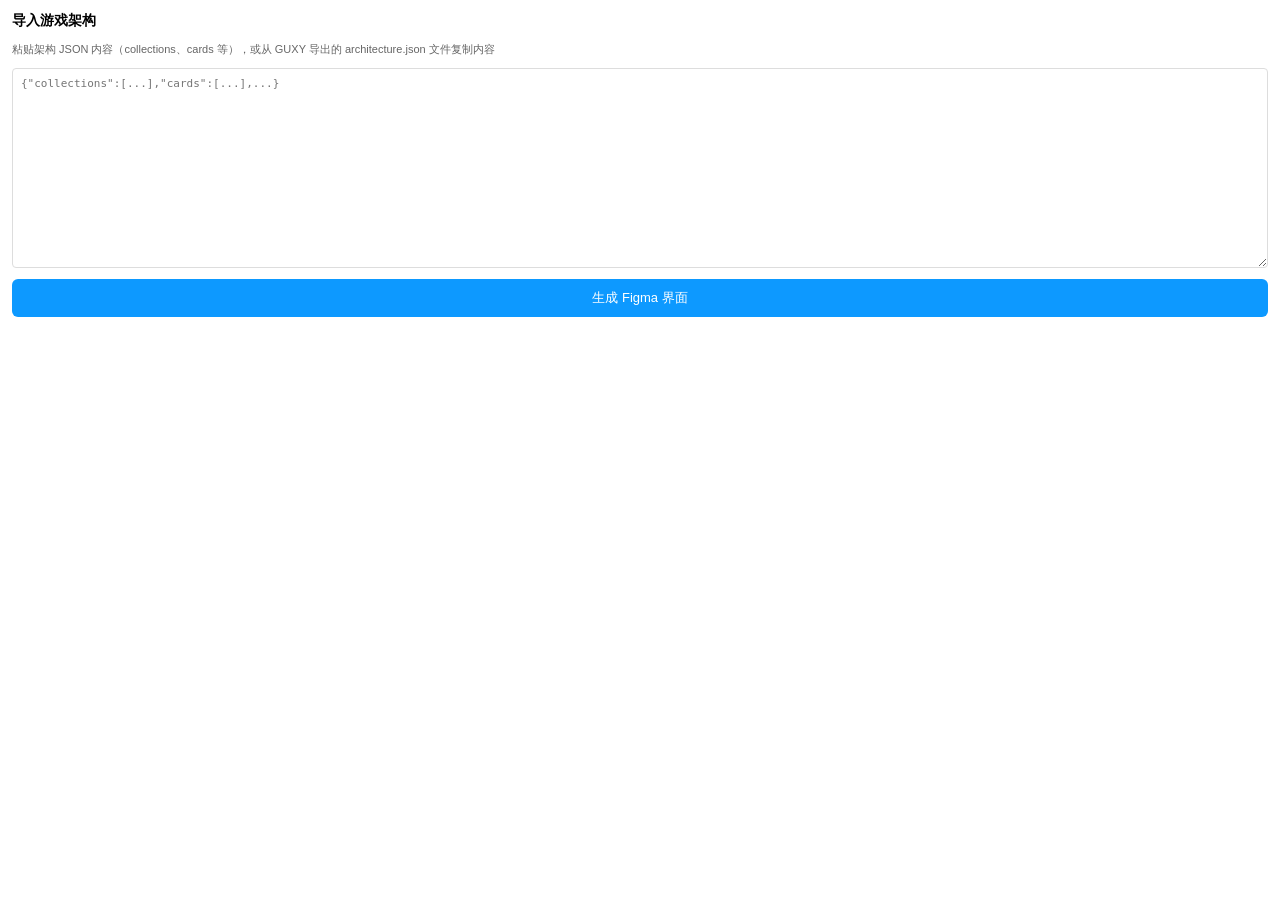
<file: figma-import-plugin/ui.html>
<!DOCTYPE html>
<html>
<head>
  <meta charset="utf-8">
  <style>
    * { box-sizing: border-box; }
    body { font-family: Inter, sans-serif; font-size: 12px; padding: 12px; margin: 0; }
    h2 { margin: 0 0 12px; font-size: 14px; }
    textarea { width: 100%; height: 200px; padding: 8px; font-family: monospace; font-size: 11px; resize: vertical; border: 1px solid #ddd; border-radius: 4px; }
    button { width: 100%; padding: 10px; margin-top: 8px; background: #0d99ff; color: white; border: none; border-radius: 6px; cursor: pointer; font-size: 13px; }
    button:hover { background: #0b85e0; }
    button:disabled { background: #ccc; cursor: not-allowed; }
    .hint { color: #666; font-size: 11px; margin-top: 8px; }
    .error { color: #f24822; font-size: 11px; margin-top: 4px; display: none; }
  </style>
</head>
<body>
  <h2>导入游戏架构</h2>
  <p class="hint">粘贴架构 JSON 内容（collections、cards 等），或从 GUXY 导出的 architecture.json 文件复制内容</p>
  <textarea id="jsonInput" placeholder='{"collections":[...],"cards":[...],...}'></textarea>
  <div class="error" id="error"></div>
  <button id="importBtn">生成 Figma 界面</button>
  <script>
    const textarea = document.getElementById('jsonInput');
    const importBtn = document.getElementById('importBtn');
    const errorEl = document.getElementById('error');
    
    importBtn.onclick = () => {
      const jsonStr = textarea.value.trim();
      if (!jsonStr) {
        showError('请粘贴 JSON 内容');
        return;
      }
      try {
        JSON.parse(jsonStr);
      } catch (e) {
        showError('JSON 格式错误: ' + e.message);
        return;
      }
      errorEl.style.display = 'none';
      importBtn.disabled = true;
      parent.postMessage({ pluginMessage: { type: 'import', json: jsonStr } }, '*');
    };
    
    function showError(msg) {
      errorEl.textContent = msg;
      errorEl.style.display = 'block';
    }
    
    window.onmessage = (event) => {
      const msg = event.data.pluginMessage;
      if (msg && msg.type === 'done') {
        importBtn.disabled = false;
        if (msg.error) showError(msg.error);
      }
    };
  </script>
</body>
</html>
</file>
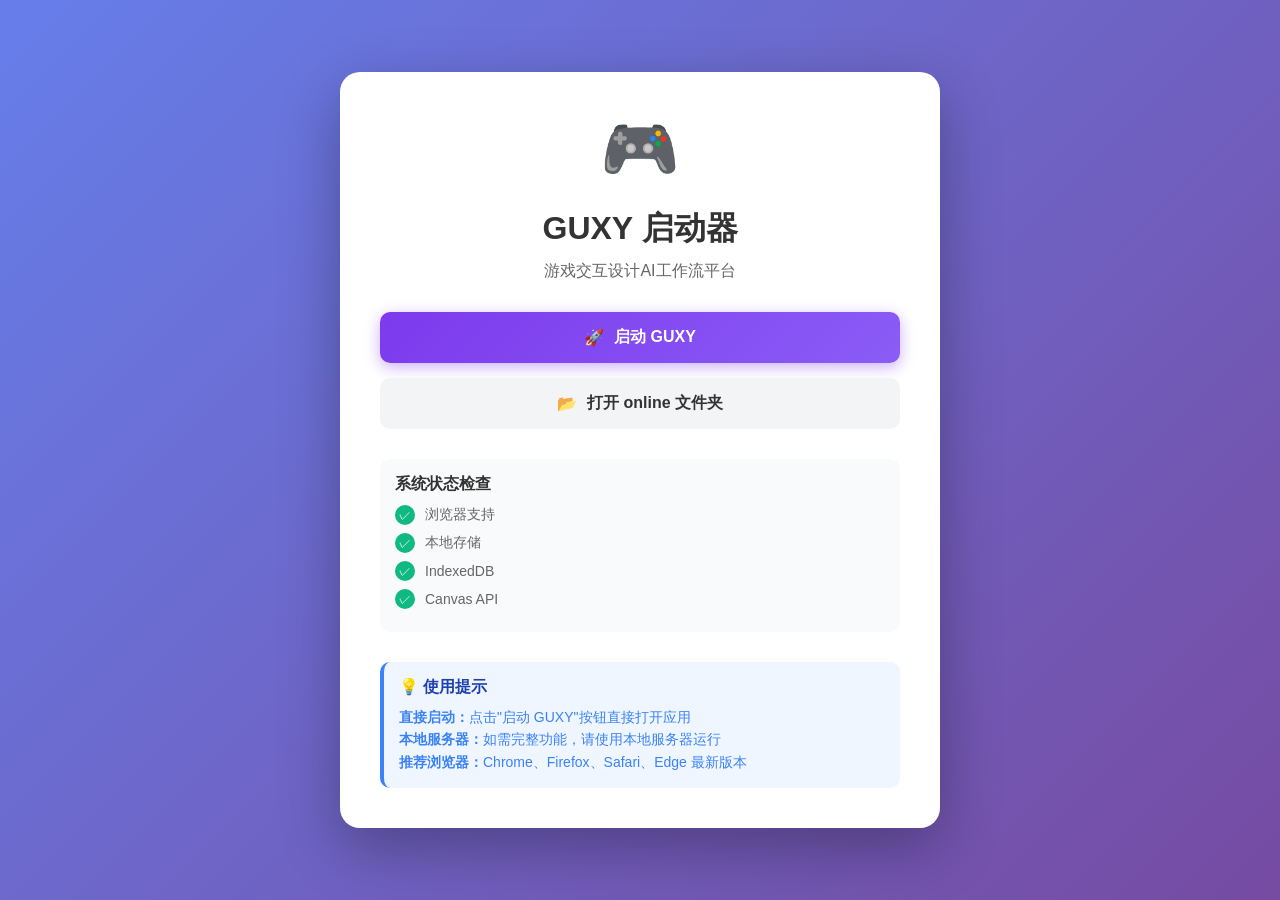
<file: GUXY/launcher.html>
<!DOCTYPE html>
<html lang="zh-CN">
<head>
  <meta charset="UTF-8">
  <meta name="viewport" content="width=device-width, initial-scale=1.0">
  <title>GUXY 启动器</title>
  <style>
    * {
      margin: 0;
      padding: 0;
      box-sizing: border-box;
    }
    
    body {
      font-family: -apple-system, BlinkMacSystemFont, 'Segoe UI', 'Roboto', sans-serif;
      background: linear-gradient(135deg, #667eea 0%, #764ba2 100%);
      min-height: 100vh;
      display: flex;
      align-items: center;
      justify-content: center;
      padding: 20px;
    }
    
    .container {
      background: white;
      border-radius: 20px;
      box-shadow: 0 20px 60px rgba(0, 0, 0, 0.3);
      max-width: 600px;
      width: 100%;
      padding: 40px;
      text-align: center;
    }
    
    .logo {
      font-size: 64px;
      margin-bottom: 20px;
      animation: bounce 2s infinite;
    }
    
    @keyframes bounce {
      0%, 100% { transform: translateY(0); }
      50% { transform: translateY(-10px); }
    }
    
    h1 {
      font-size: 32px;
      color: #333;
      margin-bottom: 10px;
    }
    
    .subtitle {
      color: #666;
      font-size: 16px;
      margin-bottom: 30px;
    }
    
    .button-group {
      display: flex;
      flex-direction: column;
      gap: 15px;
    }
    
    .btn {
      padding: 15px 30px;
      font-size: 16px;
      font-weight: 600;
      border: none;
      border-radius: 10px;
      cursor: pointer;
      transition: all 0.3s ease;
      display: flex;
      align-items: center;
      justify-content: center;
      gap: 10px;
    }
    
    .btn-primary {
      background: linear-gradient(135deg, #7C3AED 0%, #8B5CF6 100%);
      color: white;
      box-shadow: 0 4px 15px rgba(124, 58, 237, 0.4);
    }
    
    .btn-primary:hover {
      transform: translateY(-2px);
      box-shadow: 0 6px 20px rgba(124, 58, 237, 0.5);
    }
    
    .btn-secondary {
      background: #f3f4f6;
      color: #333;
    }
    
    .btn-secondary:hover {
      background: #e5e7eb;
      transform: translateY(-2px);
    }
    
    .btn:disabled {
      opacity: 0.5;
      cursor: not-allowed;
      transform: none;
    }
    
    .status {
      margin-top: 30px;
      padding: 15px;
      border-radius: 10px;
      background: #f9fafb;
      text-align: left;
    }
    
    .status-title {
      font-weight: 600;
      margin-bottom: 10px;
      color: #333;
    }
    
    .status-item {
      display: flex;
      align-items: center;
      gap: 10px;
      margin-bottom: 8px;
      font-size: 14px;
      color: #666;
    }
    
    .status-icon {
      width: 20px;
      height: 20px;
      border-radius: 50%;
      display: flex;
      align-items: center;
      justify-content: center;
      font-size: 12px;
    }
    
    .status-icon.success {
      background: #10B981;
      color: white;
    }
    
    .status-icon.error {
      background: #EF4444;
      color: white;
    }
    
    .status-icon.pending {
      background: #F59E0B;
      color: white;
    }
    
    .info {
      margin-top: 30px;
      padding: 15px;
      background: #EFF6FF;
      border-radius: 10px;
      border-left: 4px solid #3B82F6;
      text-align: left;
    }
    
    .info-title {
      font-weight: 600;
      color: #1E40AF;
      margin-bottom: 8px;
    }
    
    .info-content {
      font-size: 14px;
      color: #3B82F6;
      line-height: 1.6;
    }
    
    .loading {
      display: inline-block;
      width: 20px;
      height: 20px;
      border: 3px solid rgba(255, 255, 255, 0.3);
      border-radius: 50%;
      border-top-color: white;
      animation: spin 1s ease-in-out infinite;
    }
    
    @keyframes spin {
      to { transform: rotate(360deg); }
    }
  </style>
</head>
<body>
  <div class="container">
    <div class="logo">🎮</div>
    <h1>GUXY 启动器</h1>
    <p class="subtitle">游戏交互设计AI工作流平台</p>
    
    <div class="button-group">
      <button id="btn-launch" class="btn btn-primary">
        <span>🚀</span>
        <span>启动 GUXY</span>
      </button>
      
      <button id="btn-open" class="btn btn-secondary">
        <span>📂</span>
        <span>打开 online 文件夹</span>
      </button>
    </div>
    
    <div class="status" id="status-panel" style="display: none;">
      <div class="status-title">系统状态检查</div>
      <div class="status-item">
        <span class="status-icon pending" id="status-browser">?</span>
        <span>浏览器支持</span>
      </div>
      <div class="status-item">
        <span class="status-icon pending" id="status-localstorage">?</span>
        <span>本地存储</span>
      </div>
      <div class="status-item">
        <span class="status-icon pending" id="status-indexeddb">?</span>
        <span>IndexedDB</span>
      </div>
      <div class="status-item">
        <span class="status-icon pending" id="status-canvas">?</span>
        <span>Canvas API</span>
      </div>
    </div>
    
    <div class="info">
      <div class="info-title">💡 使用提示</div>
      <div class="info-content">
        <p><strong>直接启动：</strong>点击"启动 GUXY"按钮直接打开应用</p>
        <p><strong>本地服务器：</strong>如需完整功能，请使用本地服务器运行</p>
        <p><strong>推荐浏览器：</strong>Chrome、Firefox、Safari、Edge 最新版本</p>
      </div>
    </div>
  </div>
  
  <script>
    // 检查系统状态
    function checkSystemStatus() {
      const statusPanel = document.getElementById('status-panel');
      statusPanel.style.display = 'block';
      
      // 浏览器支持
      const browserIcon = document.getElementById('status-browser');
      if ('localStorage' in window) {
        browserIcon.className = 'status-icon success';
        browserIcon.textContent = '✓';
      } else {
        browserIcon.className = 'status-icon error';
        browserIcon.textContent = '✕';
      }
      
      // 本地存储
      const localStorageIcon = document.getElementById('status-localstorage');
      try {
        localStorage.setItem('test', 'test');
        localStorage.removeItem('test');
        localStorageIcon.className = 'status-icon success';
        localStorageIcon.textContent = '✓';
      } catch (e) {
        localStorageIcon.className = 'status-icon error';
        localStorageIcon.textContent = '✕';
      }
      
      // IndexedDB
      const indexedDBIcon = document.getElementById('status-indexeddb');
      if ('indexedDB' in window) {
        indexedDBIcon.className = 'status-icon success';
        indexedDBIcon.textContent = '✓';
      } else {
        indexedDBIcon.className = 'status-icon error';
        indexedDBIcon.textContent = '✕';
      }
      
      // Canvas API
      const canvasIcon = document.getElementById('status-canvas');
      const canvas = document.createElement('canvas');
      if (canvas.getContext) {
        canvasIcon.className = 'status-icon success';
        canvasIcon.textContent = '✓';
      } else {
        canvasIcon.className = 'status-icon error';
        canvasIcon.textContent = '✕';
      }
    }
    
    // 启动GUXY
    function launchGUXY() {
      const btn = document.getElementById('btn-launch');
      btn.disabled = true;
      btn.innerHTML = '<div class="loading"></div><span>启动中...</span>';
      
      // 延迟启动，让用户看到加载状态
      setTimeout(() => {
        // 获取当前目录
        const currentPath = window.location.href;
        const onlinePath = currentPath.replace(/launcher\.html$/, 'online/index.html');
        
        // 在新窗口打开
        window.open(onlinePath, 'GUXY', 'width=1200,height=800');
        
        // 恢复按钮状态
        setTimeout(() => {
          btn.disabled = false;
          btn.innerHTML = '<span>🚀</span><span>启动 GUXY</span>';
        }, 1000);
      }, 500);
    }
    
    // 打开online文件夹
    function openOnlineFolder() {
      const currentPath = window.location.href;
      const onlinePath = currentPath.replace(/launcher\.html$/, 'online/');
      
      // 尝试打开文件夹（在某些浏览器中可能无效）
      window.open(onlinePath, '_blank');
    }
    
    // 绑定事件
    document.getElementById('btn-launch').addEventListener('click', launchGUXY);
    document.getElementById('btn-open').addEventListener('click', openOnlineFolder);
    
    // 自动检查系统状态
    setTimeout(checkSystemStatus, 500);
  </script>
</body>
</html>
</file>
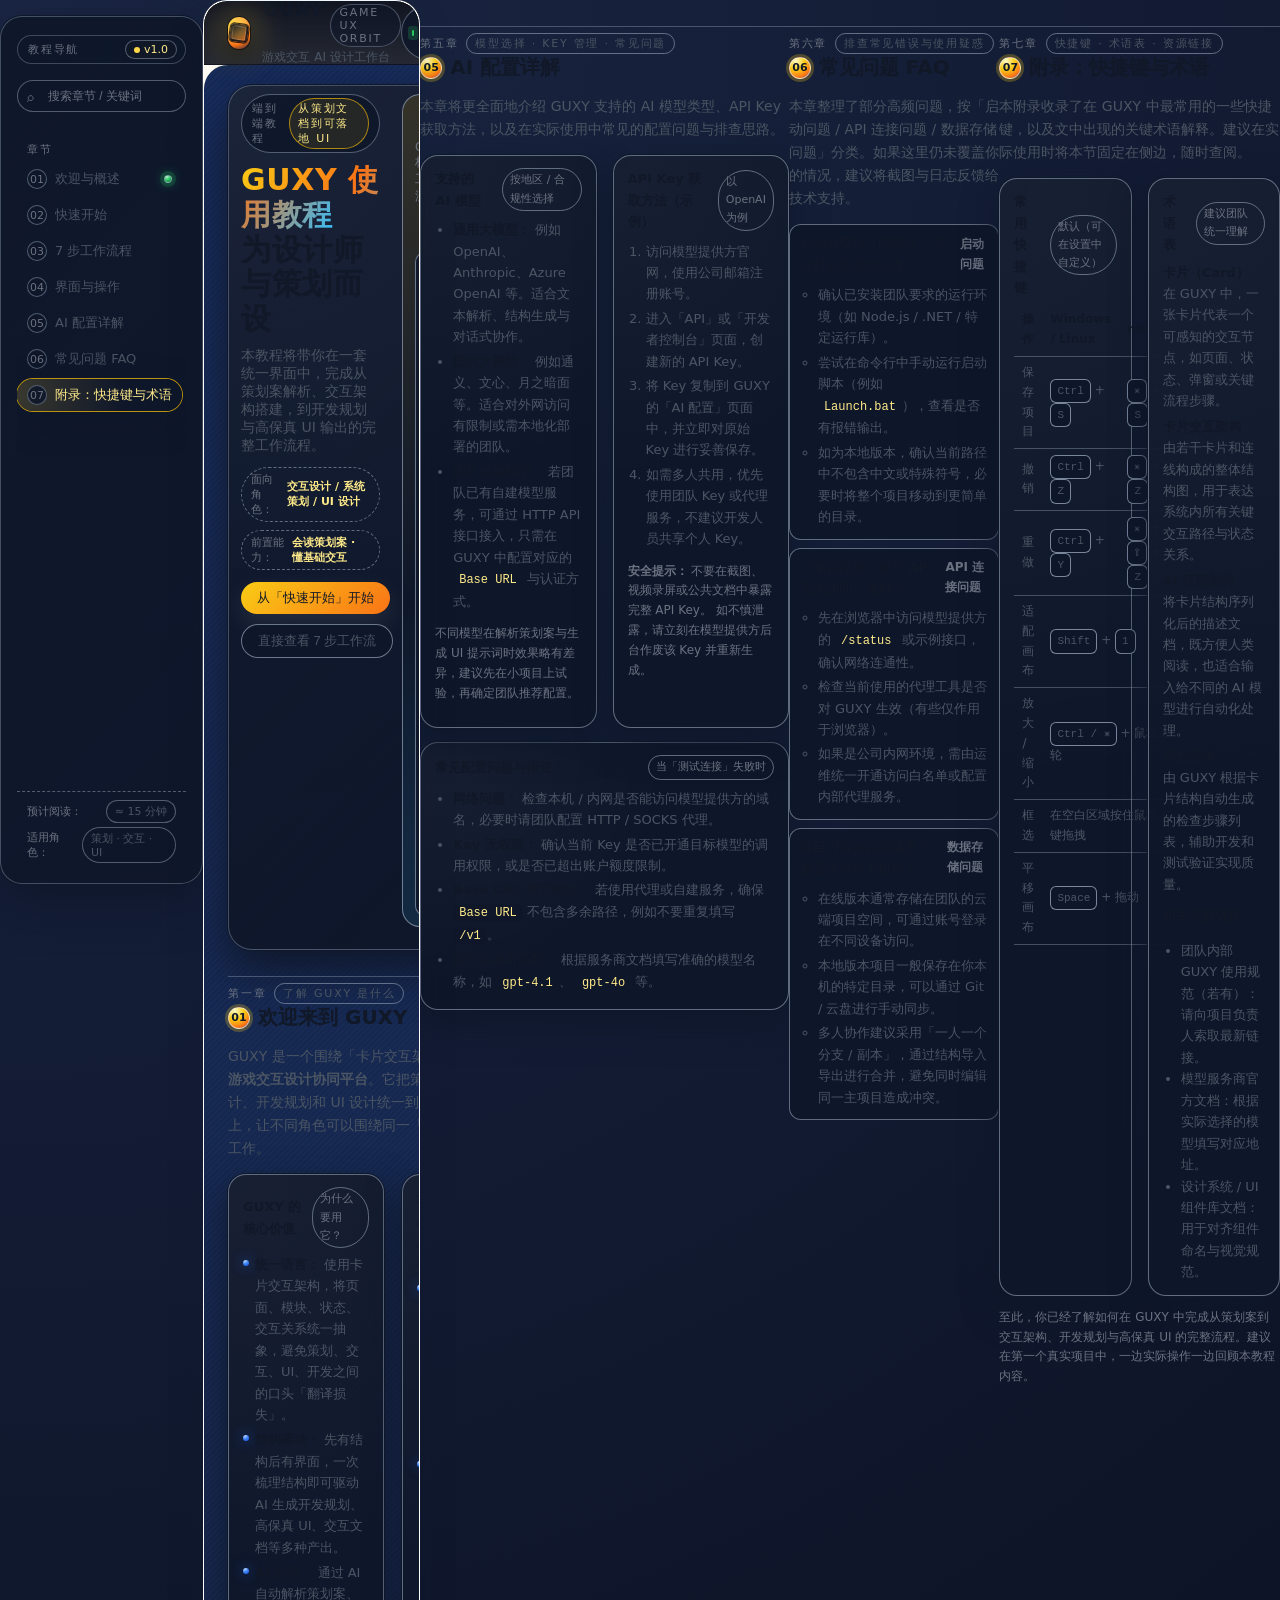
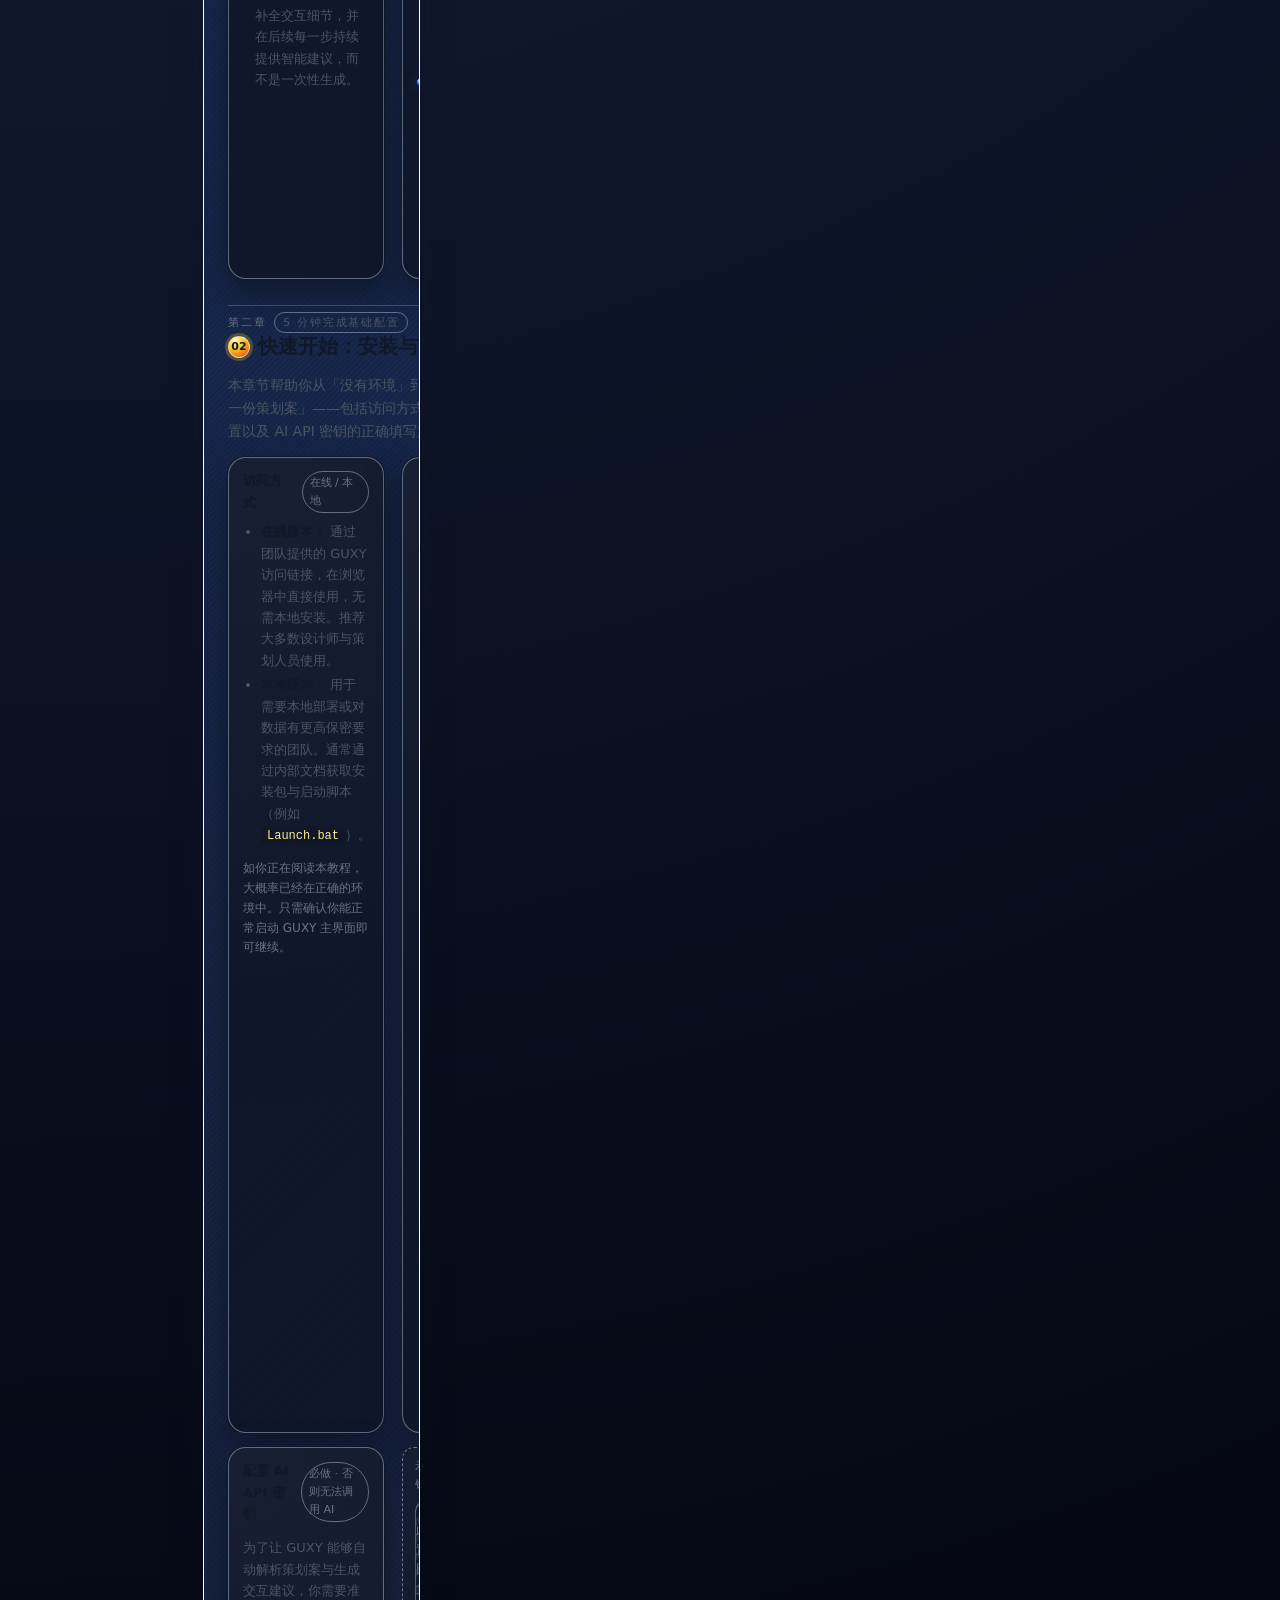
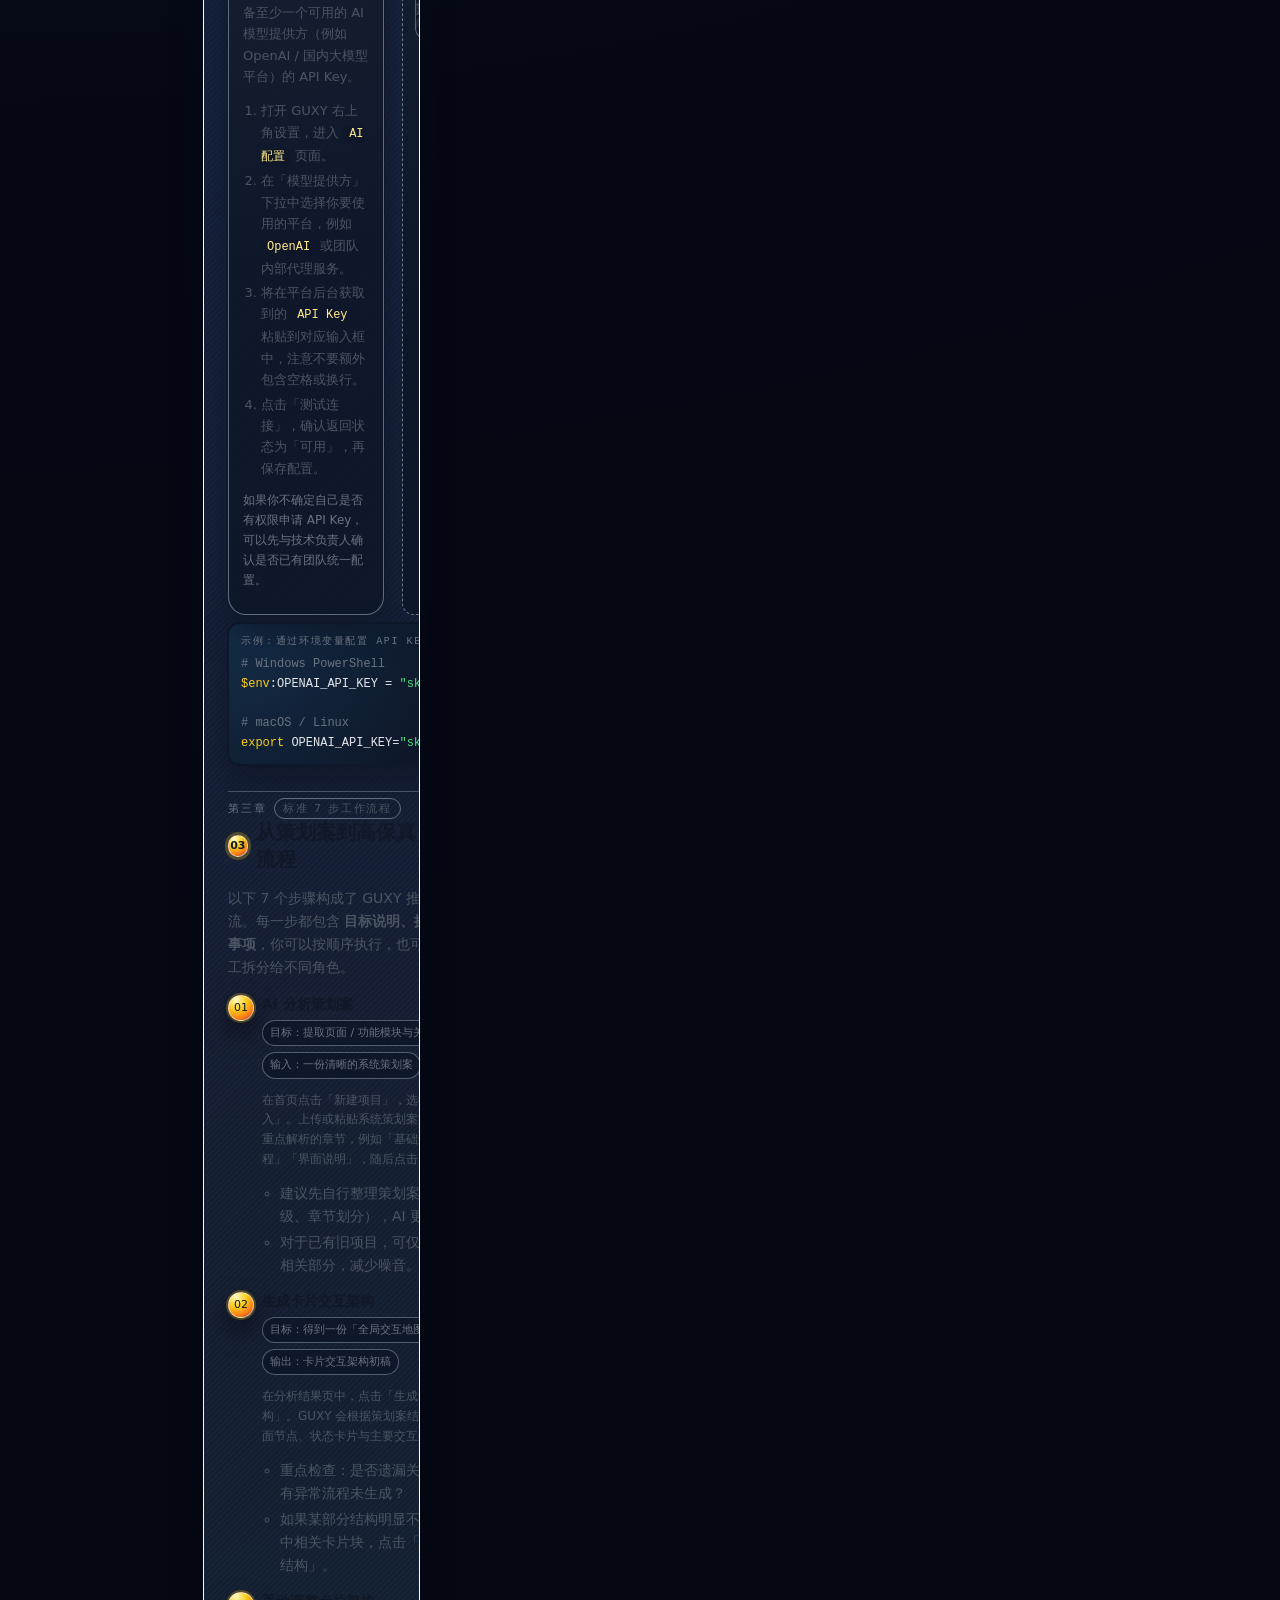
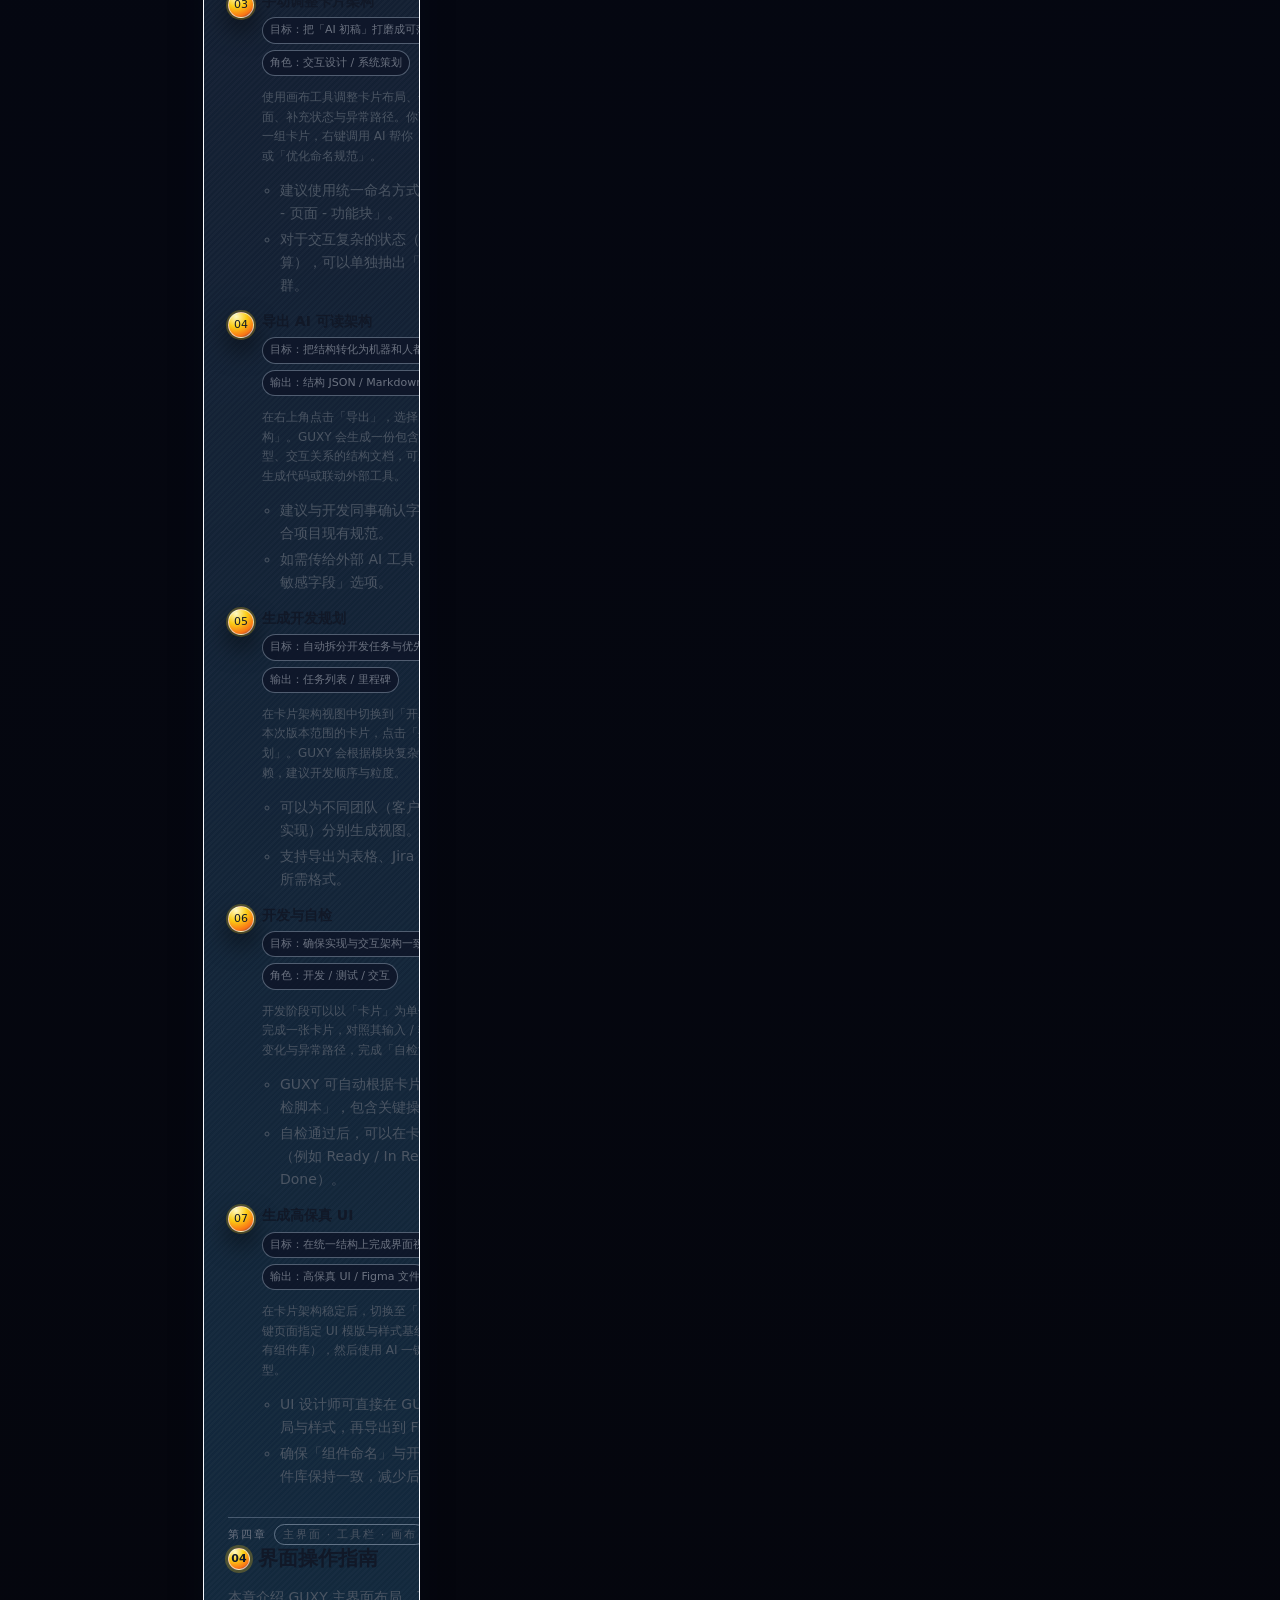
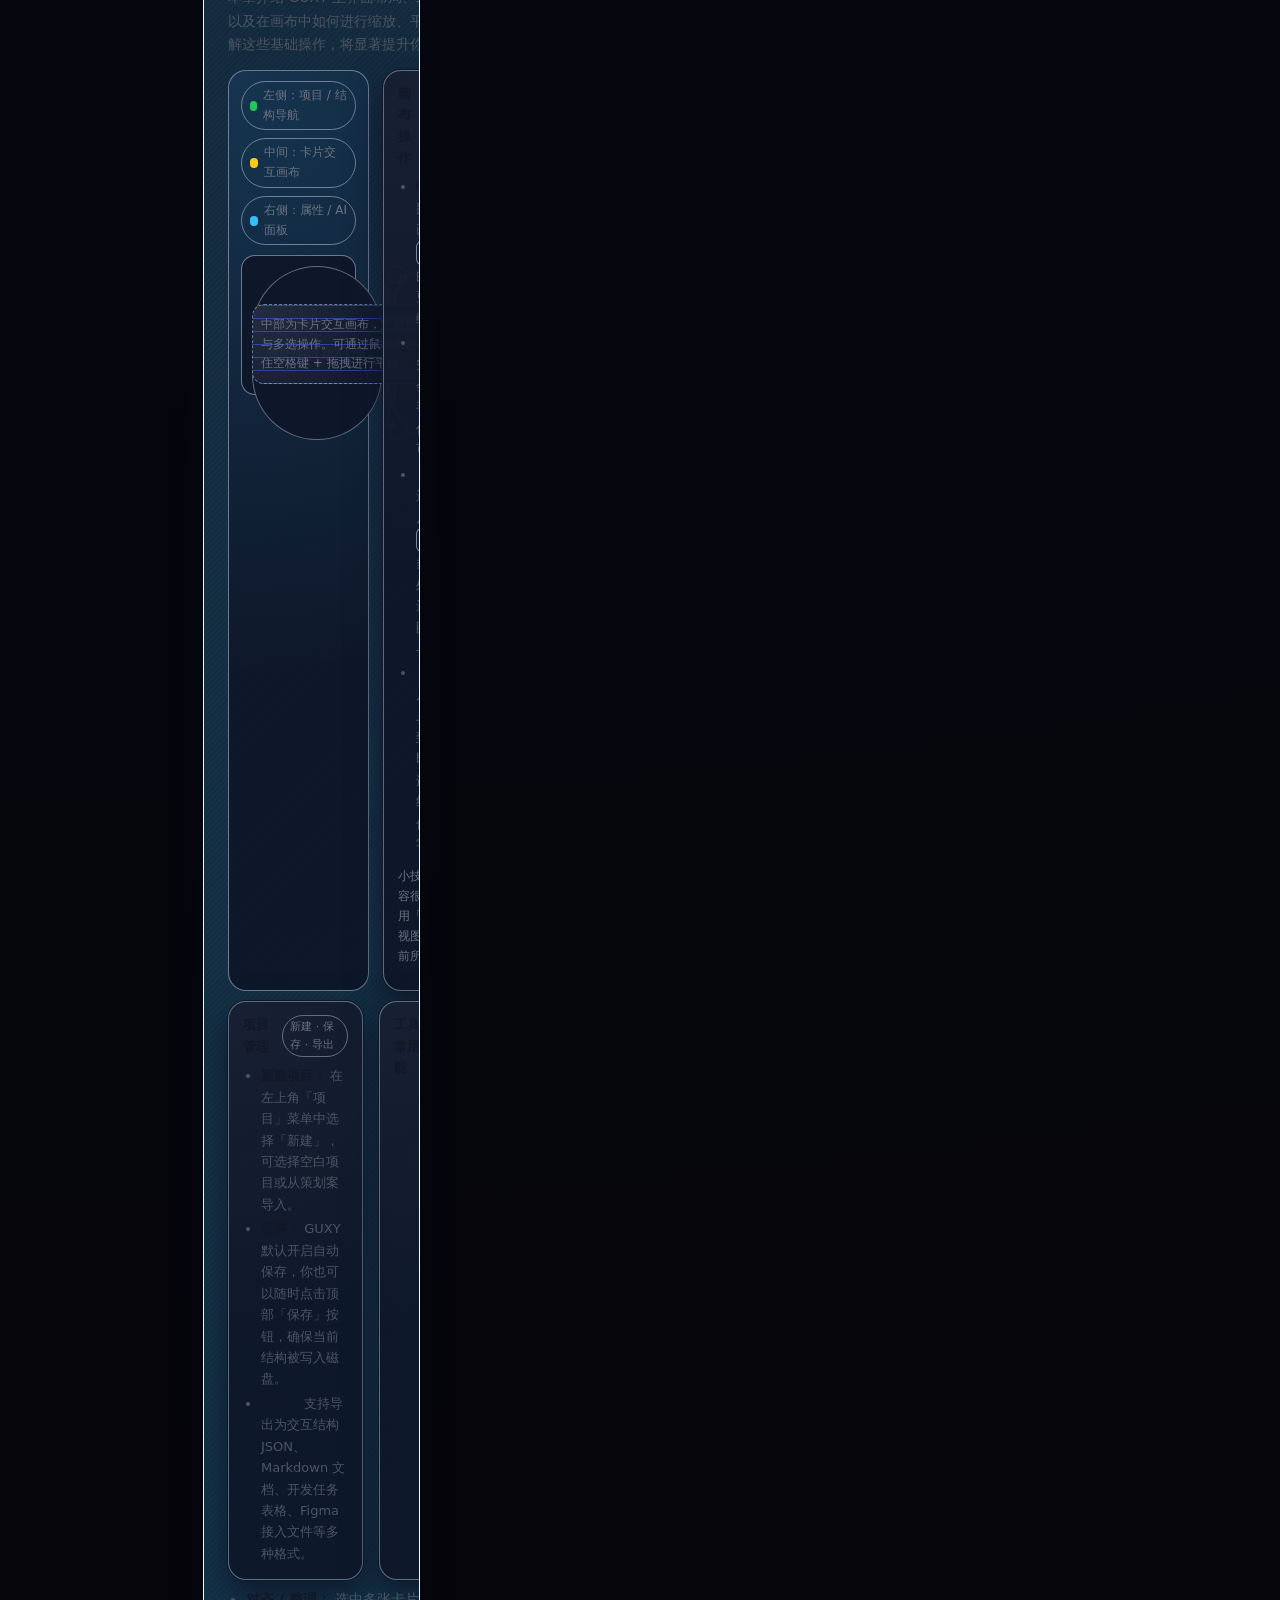
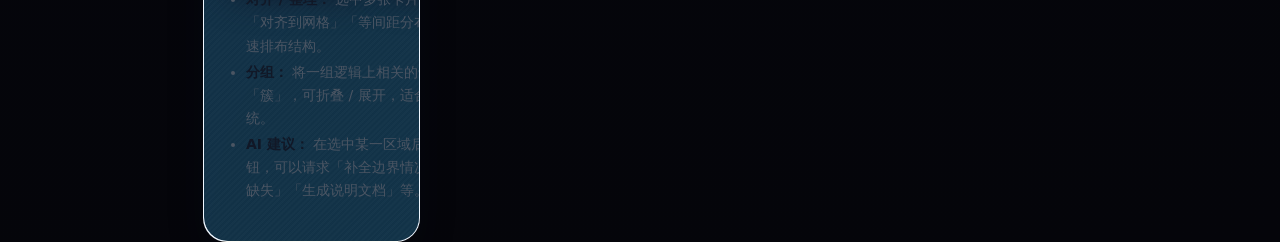
<file: GUXY/docs/tutorial.html>
<!DOCTYPE html>
<html lang="zh-CN" data-theme="dark">
<head>
  <meta charset="UTF-8" />
  <meta name="viewport" content="width=device-width, initial-scale=1.0" />
  <title>GUXY 使用教程</title>
  <style>
    :root {
      --color-bg: #0b1020;
      --color-bg-elevated: #131a2b;
      --color-bg-soft: #1b2338;
      --color-border-subtle: rgba(255, 255, 255, 0.06);
      --color-text: #e6ecff;
      --color-text-soft: #9aa4c6;
      --color-text-muted: #6c7394;
      --color-accent: #ffd84a;
      --color-accent-soft: rgba(255, 216, 74, 0.16);
      --color-accent-strong: #ffeb8a;
      --color-danger: #ff6b81;
      --color-success: #44d69e;
      --shadow-soft: 0 18px 45px rgba(0, 0, 0, 0.55);
      --radius-lg: 18px;
      --radius-md: 12px;
      --radius-pill: 999px;
      --nav-width: 260px;
      --header-height: 64px;
      --transition-fast: 0.18s ease-out;
      --transition-med: 0.25s ease;
      --font-sans: system-ui, -apple-system, BlinkMacSystemFont, "SF Pro Text",
        "Segoe UI", sans-serif;
      --font-mono: "JetBrains Mono", ui-monospace, SFMono-Regular, Menlo,
        Monaco, Consolas, "Liberation Mono", "Courier New", monospace;
    }

    [data-theme="light"] {
      --color-bg: #f5f6fb;
      --color-bg-elevated: #ffffff;
      --color-bg-soft: #f0f2fd;
      --color-border-subtle: rgba(12, 22, 46, 0.06);
      --color-text: #111827;
      --color-text-soft: #4b5563;
      --color-text-muted: #6b7280;
      --shadow-soft: 0 16px 40px rgba(15, 23, 42, 0.12);
    }

    * {
      box-sizing: border-box;
    }

    html {
      scroll-behavior: smooth;
      scroll-padding-top: calc(var(--header-height) + 16px);
    }

    body {
      margin: 0;
      font-family: var(--font-sans);
      background: radial-gradient(circle at top left, #1a2644 0, #050814 40%, #05050a 100%);
      color: var(--color-text);
      -webkit-font-smoothing: antialiased;
      text-rendering: optimizeLegibility;
    }

    a {
      color: inherit;
      text-decoration: none;
    }

    main {
      display: flex;
      align-items: stretch;
      min-height: 100vh;
    }

    /* Layout */
    .layout-shell {
      display: grid;
      grid-template-columns: var(--nav-width) minmax(0, 1fr);
      width: 100%;
      max-width: 1320px;
      margin: 0 auto;
      padding: 16px 16px 32px;
      gap: 20px;
    }

    @media (max-width: 960px) {
      .layout-shell {
        grid-template-columns: minmax(0, 1fr);
        padding-inline: 12px;
      }
    }

    .app-card {
      position: relative;
      border-radius: 24px;
      background: radial-gradient(circle at top left, rgba(255, 216, 74, 0.06) 0, transparent 45%),
        radial-gradient(circle at bottom right, rgba(31, 135, 255, 0.08) 0, transparent 55%),
        var(--color-bg-elevated);
      box-shadow: var(--shadow-soft);
      border: 1px solid rgba(255, 255, 255, 0.07);
      overflow: hidden;
      min-height: calc(100vh - 48px);
      display: grid;
      grid-template-rows: var(--header-height) minmax(0, 1fr);
    }

    /* Header */
    .app-header {
      display: flex;
      align-items: center;
      justify-content: space-between;
      padding: 0 24px;
      border-bottom: 1px solid var(--color-border-subtle);
      backdrop-filter: blur(20px);
      background: linear-gradient(
          to bottom,
          rgba(7, 11, 24, 0.96),
          rgba(7, 11, 24, 0.88)
        );
      z-index: 10;
    }

    .app-header-left {
      display: inline-flex;
      align-items: center;
      gap: 12px;
    }

    .logo-mark {
      width: 32px;
      height: 32px;
      border-radius: 12px;
      background: radial-gradient(circle at 20% 20%, #ffd84a 0, #ffb347 40%, #f97316 70%, #1d1b3f 100%);
      position: relative;
      box-shadow:
        0 0 0 1px rgba(0, 0, 0, 0.5),
        0 10px 25px rgba(0, 0, 0, 0.6),
        0 0 35px rgba(255, 216, 74, 0.6);
      display: flex;
      align-items: center;
      justify-content: center;
    }

    .logo-mark::before {
      content: "";
      width: 14px;
      height: 14px;
      border-radius: 4px;
      border: 2px solid rgba(10, 15, 30, 0.6);
      box-shadow:
        0 0 0 1px rgba(0, 0, 0, 0.8),
        inset 0 0 0 1px rgba(255, 255, 255, 0.18);
      transform: rotate(8deg);
      background:
        linear-gradient(135deg, rgba(9, 9, 11, 0.9), rgba(15, 23, 42, 0.2)),
        radial-gradient(circle at 10% 0, rgba(255, 255, 255, 0.35), transparent 55%);
    }

    .logo-text-block {
      display: flex;
      flex-direction: column;
      gap: 2px;
    }

    .logo-row {
      display: flex;
      align-items: baseline;
      gap: 6px;
    }

    .logo-title {
      font-size: 18px;
      font-weight: 640;
      letter-spacing: 0.08em;
      text-transform: uppercase;
    }

    .logo-tag {
      font-size: 11px;
      text-transform: uppercase;
      letter-spacing: 0.16em;
      color: var(--color-text-muted);
      padding: 1px 8px;
      border-radius: 999px;
      border: 1px solid rgba(148, 163, 184, 0.4);
      background: rgba(15, 23, 42, 0.45);
    }

    .logo-subtitle {
      font-size: 12px;
      color: var(--color-text-soft);
    }

    .app-header-right {
      display: inline-flex;
      align-items: center;
      gap: 12px;
    }

    .pill-label {
      font-size: 11px;
      text-transform: uppercase;
      letter-spacing: 0.12em;
      padding: 4px 10px;
      border-radius: var(--radius-pill);
      border: 1px solid rgba(148, 163, 184, 0.5);
      color: var(--color-text-muted);
      background: rgba(15, 23, 42, 0.85);
      display: inline-flex;
      align-items: center;
      gap: 6px;
    }

    .pill-dot {
      width: 6px;
      height: 6px;
      border-radius: 999px;
      background: #22c55e;
      box-shadow: 0 0 0 4px rgba(34, 197, 94, 0.2);
    }

    .theme-toggle {
      position: relative;
      width: 54px;
      height: 28px;
      border-radius: 999px;
      border: 1px solid rgba(148, 163, 184, 0.5);
      background: radial-gradient(circle at top, rgba(248, 250, 252, 0.08), transparent 60%),
        rgba(15, 23, 42, 0.9);
      display: inline-flex;
      align-items: center;
      padding-inline: 4px;
      cursor: pointer;
      transition: border-color var(--transition-fast), background var(--transition-fast),
        box-shadow var(--transition-fast), transform var(--transition-fast);
    }

    .theme-toggle:hover {
      box-shadow: 0 0 0 1px rgba(148, 163, 184, 0.7);
      transform: translateY(-0.5px);
    }

    .theme-toggle-thumb {
      width: 22px;
      height: 22px;
      border-radius: 999px;
      background: radial-gradient(circle at 30% 15%, #fff7d6 0, #ffd84a 45%, #f97316 70%, #1e1b4b 100%);
      box-shadow:
        0 4px 12px rgba(0, 0, 0, 0.65),
        0 0 0 1px rgba(15, 23, 42, 0.85);
      display: flex;
      align-items: center;
      justify-content: center;
      color: #111827;
      font-size: 13px;
      transform: translateX(0);
      transition: transform var(--transition-med);
    }

    [data-theme="light"] .theme-toggle-thumb {
      transform: translateX(24px);
      background: radial-gradient(circle at 30% 15%, #e0f2ff 0, #bae6fd 50%, #0ea5e9 80%, #0f172a 100%);
      color: #0f172a;
    }

    .theme-toggle-icon {
      pointer-events: none;
    }

    .header-mobile-toggle {
      display: none;
      width: 32px;
      height: 32px;
      border-radius: 999px;
      border: 1px solid rgba(148, 163, 184, 0.55);
      background: rgba(15, 23, 42, 0.9);
      align-items: center;
      justify-content: center;
      color: var(--color-text-soft);
      cursor: pointer;
    }

    @media (max-width: 960px) {
      .theme-toggle {
        display: none;
      }

      .header-mobile-toggle {
        display: inline-flex;
      }
    }

    /* Sidebar */
    .sidebar {
      position: sticky;
      top: 16px;
      align-self: flex-start;
      height: calc(100vh - 32px);
      border-radius: 22px;
      background: linear-gradient(
          135deg,
          rgba(15, 23, 42, 0.96),
          rgba(15, 23, 42, 0.9)
        );
      border: 1px solid rgba(148, 163, 184, 0.4);
      box-shadow:
        0 0 0 1px rgba(15, 23, 42, 1),
        0 18px 45px rgba(15, 23, 42, 0.96);
      padding: 18px 16px 16px;
      display: flex;
      flex-direction: column;
      gap: 16px;
    }

    .sidebar-header {
      padding: 4px 8px 4px 10px;
      border-radius: 999px;
      background: linear-gradient(
        90deg,
        rgba(15, 23, 42, 0.6),
        rgba(15, 23, 42, 0.3)
      );
      border: 1px solid rgba(148, 163, 184, 0.36);
      display: flex;
      align-items: center;
      justify-content: space-between;
      gap: 8px;
    }

    .sidebar-label {
      font-size: 11px;
      text-transform: uppercase;
      letter-spacing: 0.16em;
      color: var(--color-text-muted);
    }

    .sidebar-version {
      font-size: 11px;
      padding: 2px 8px;
      border-radius: 999px;
      background: rgba(17, 24, 39, 0.9);
      border: 1px solid rgba(148, 163, 184, 0.5);
      color: var(--color-accent-strong);
      display: inline-flex;
      align-items: center;
      gap: 4px;
    }

    .sidebar-version-dot {
      width: 6px;
      height: 6px;
      border-radius: 999px;
      background: var(--color-accent);
    }

    .sidebar-search {
      position: relative;
    }

    .sidebar-search input {
      width: 100%;
      border-radius: 999px;
      border: 1px solid rgba(148, 163, 184, 0.5);
      background: rgba(15, 23, 42, 0.96);
      padding: 8px 9px 8px 30px;
      font-size: 12px;
      color: var(--color-text);
      outline: none;
      transition: border-color var(--transition-fast), box-shadow var(--transition-fast),
        background var(--transition-fast);
    }

    .sidebar-search input::placeholder {
      color: var(--color-text-muted);
    }

    .sidebar-search input:focus {
      border-color: var(--color-accent);
      box-shadow: 0 0 0 1px rgba(255, 216, 74, 0.5);
      background: radial-gradient(circle at top left, rgba(250, 250, 250, 0.06), transparent 50%),
        rgba(15, 23, 42, 1);
    }

    .sidebar-search-icon {
      position: absolute;
      left: 10px;
      top: 50%;
      transform: translateY(-50%);
      font-size: 13px;
      color: var(--color-text-muted);
    }

    .sidebar-nav {
      flex: 1;
      overflow: hidden auto;
      padding-right: 4px;
      mask-image: linear-gradient(to bottom, transparent, #000 10px, #000 calc(100% - 20px), transparent);
    }

    .sidebar-section-label {
      font-size: 11px;
      text-transform: uppercase;
      letter-spacing: 0.14em;
      color: var(--color-text-muted);
      margin: 14px 10px 6px;
    }

    .toc-list {
      list-style: none;
      margin: 0;
      padding: 0;
      display: flex;
      flex-direction: column;
      gap: 4px;
    }

    .toc-item {
      border-radius: 999px;
      padding: 6px 10px;
      font-size: 13px;
      color: var(--color-text-soft);
      display: flex;
      align-items: center;
      justify-content: space-between;
      gap: 10px;
      cursor: pointer;
      transition: background var(--transition-fast), color var(--transition-fast),
        transform var(--transition-fast), box-shadow var(--transition-fast);
    }

    .toc-item:hover {
      background: rgba(15, 23, 42, 0.9);
      color: var(--color-text);
      transform: translateX(1px);
      box-shadow: 0 0 0 1px rgba(15, 23, 42, 0.8);
    }

    .toc-item.active {
      background: radial-gradient(circle at left, rgba(255, 216, 74, 0.18), transparent 65%),
        rgba(15, 23, 42, 0.98);
      color: var(--color-accent-strong);
      box-shadow:
        0 0 0 1px rgba(234, 179, 8, 0.8),
        0 10px 30px rgba(15, 23, 42, 1);
    }

    .toc-item-left {
      display: flex;
      align-items: center;
      gap: 8px;
      min-width: 0;
    }

    .toc-badge {
      min-width: 20px;
      height: 20px;
      border-radius: 999px;
      border: 1px solid rgba(148, 163, 184, 0.5);
      display: inline-flex;
      align-items: center;
      justify-content: center;
      font-size: 11px;
      color: var(--color-text-muted);
      background: rgba(15, 23, 42, 0.9);
    }

    .toc-label {
      white-space: nowrap;
      text-overflow: ellipsis;
      overflow: hidden;
    }

    .toc-status-dot {
      width: 8px;
      height: 8px;
      border-radius: 999px;
      border: 1px solid rgba(148, 163, 184, 0.7);
      background: radial-gradient(circle at 30% 10%, #bbf7d0 0, #22c55e 55%, #166534 100%);
      box-shadow:
        0 0 0 4px rgba(34, 197, 94, 0.18),
        0 0 12px rgba(34, 197, 94, 0.65);
    }

    .sidebar-footer {
      padding: 8px 10px 4px;
      border-top: 1px dashed rgba(148, 163, 184, 0.5);
      font-size: 11px;
      color: var(--color-text-muted);
      display: flex;
      flex-direction: column;
      gap: 4px;
    }

    .sidebar-footer-row {
      display: flex;
      align-items: center;
      justify-content: space-between;
    }

    .sidebar-footer-pill {
      padding: 3px 8px;
      border-radius: 999px;
      background: rgba(15, 23, 42, 0.95);
      border: 1px solid rgba(148, 163, 184, 0.5);
      display: inline-flex;
      align-items: center;
      gap: 6px;
      color: var(--color-text-soft);
    }

    @media (max-width: 960px) {
      .sidebar {
        position: fixed;
        inset: calc(var(--header-height) + 8px) 10px 12px;
        transform: translateY(12px);
        opacity: 0;
        pointer-events: none;
        transition: opacity var(--transition-med), transform var(--transition-med);
        z-index: 30;
      }

      .sidebar.is-open {
        opacity: 1;
        transform: translateY(0);
        pointer-events: auto;
      }
    }

    /* Content */
    .content {
      border-radius: 24px;
      overflow: hidden;
      display: flex;
      flex-direction: column;
    }

    .content-scroll {
      padding: 20px 24px 36px;
      overflow: hidden auto;
      background:
        radial-gradient(circle at top left, rgba(26, 86, 219, 0.25), transparent 55%),
        radial-gradient(circle at bottom right, rgba(14, 116, 144, 0.27), transparent 50%),
        repeating-linear-gradient(
          135deg,
          rgba(15, 23, 42, 0.96) 0,
          rgba(15, 23, 42, 0.96) 2px,
          rgba(15, 23, 42, 0.98) 2px,
          rgba(15, 23, 42, 0.98) 4px
        );
    }

    .content-inner {
      max-width: 880px;
      margin: 0 auto;
    }

    .hero {
      display: grid;
      grid-template-columns: minmax(0, 1.7fr) minmax(0, 1.2fr);
      gap: 22px;
      padding: 8px 12px 22px;
      margin-bottom: 10px;
      border-radius: 24px;
      border: 1px solid rgba(148, 163, 184, 0.4);
      background:
        radial-gradient(circle at top left, rgba(250, 250, 250, 0.05), transparent 60%),
        linear-gradient(135deg, rgba(15, 23, 42, 0.9), rgba(15, 23, 42, 0.98));
      box-shadow:
        0 0 0 1px rgba(15, 23, 42, 1),
        0 20px 45px rgba(15, 23, 42, 1);
    }

    @media (max-width: 960px) {
      .content-scroll {
        padding-inline: 16px;
      }

      .hero {
        grid-template-columns: minmax(0, 1fr);
        padding: 10px 12px 18px;
      }
    }

    .hero-eyebrow {
      display: inline-flex;
      align-items: center;
      gap: 8px;
      padding: 3px 10px;
      border-radius: var(--radius-pill);
      border: 1px solid rgba(148, 163, 184, 0.5);
      background: rgba(15, 23, 42, 0.85);
      color: var(--color-text-muted);
      font-size: 11px;
      text-transform: uppercase;
      letter-spacing: 0.16em;
      margin-bottom: 10px;
    }

    .hero-eyebrow-highlight {
      padding: 2px 8px;
      border-radius: var(--radius-pill);
      background: rgba(234, 179, 8, 0.1);
      color: var(--color-accent-strong);
      border: 1px solid rgba(234, 179, 8, 0.7);
    }

    .hero-title {
      font-size: 30px;
      line-height: 1.16;
      letter-spacing: 0.02em;
      margin: 0 0 10px;
    }

    .hero-title span {
      background: linear-gradient(120deg, #facc15, #f97316, #38bdf8);
      -webkit-background-clip: text;
      color: transparent;
    }

    .hero-subtitle {
      font-size: 14px;
      color: var(--color-text-soft);
      margin: 0 0 12px;
    }

    .hero-meta-row {
      display: flex;
      flex-wrap: wrap;
      gap: 8px;
      margin-bottom: 12px;
    }

    .hero-meta-pill {
      padding: 4px 9px;
      font-size: 11px;
      border-radius: var(--radius-pill);
      border: 1px dashed rgba(148, 163, 184, 0.6);
      color: var(--color-text-muted);
      display: inline-flex;
      align-items: center;
      gap: 6px;
    }

    .hero-meta-pill strong {
      color: var(--color-accent-strong);
      font-weight: 600;
    }

    .hero-actions {
      display: flex;
      flex-wrap: wrap;
      gap: 10px;
      margin-top: 6px;
    }

    .btn-primary,
    .btn-ghost {
      border-radius: var(--radius-pill);
      padding: 7px 16px;
      font-size: 13px;
      display: inline-flex;
      align-items: center;
      gap: 8px;
      cursor: pointer;
      border: none;
      transition: transform var(--transition-fast), box-shadow var(--transition-fast),
        background var(--transition-fast), color var(--transition-fast), opacity var(--transition-fast);
      white-space: nowrap;
    }

    .btn-primary {
      background: linear-gradient(135deg, #facc15, #f97316);
      color: #111827;
      box-shadow:
        0 10px 25px rgba(248, 250, 252, 0.1),
        0 0 0 1px rgba(15, 23, 42, 0.6);
    }

    .btn-primary:hover {
      transform: translateY(-1px);
      box-shadow:
        0 18px 40px rgba(248, 250, 252, 0.2),
        0 0 0 1px rgba(15, 23, 42, 1);
    }

    .btn-ghost {
      background: rgba(15, 23, 42, 0.9);
      color: var(--color-text-soft);
      border: 1px solid rgba(148, 163, 184, 0.7);
    }

    .btn-ghost:hover {
      background: rgba(15, 23, 42, 1);
      color: var(--color-text);
      transform: translateY(-1px);
    }

    .hero-secondary {
      border-radius: 18px;
      padding: 10px 12px;
      background:
        radial-gradient(circle at top left, rgba(251, 191, 36, 0.16), transparent 60%),
        radial-gradient(circle at bottom right, rgba(56, 189, 248, 0.16), transparent 40%),
        rgba(15, 23, 42, 0.96);
      border: 1px solid rgba(148, 163, 184, 0.7);
      display: flex;
      flex-direction: column;
      gap: 8px;
    }

    .hero-flow-header {
      display: flex;
      align-items: center;
      justify-content: space-between;
      gap: 8px;
      margin-bottom: 4px;
    }

    .hero-flow-title {
      font-size: 12px;
      text-transform: uppercase;
      letter-spacing: 0.14em;
      color: var(--color-text-muted);
    }

    .hero-flow-badge {
      padding: 2px 8px;
      border-radius: 999px;
      border: 1px solid rgba(148, 163, 184, 0.7);
      font-size: 11px;
      color: var(--color-accent-strong);
      background: rgba(15, 23, 42, 1);
    }

    .hero-flow-steps {
      display: grid;
      grid-template-columns: repeat(3, minmax(0, 1fr));
      gap: 6px;
      font-size: 11px;
    }

    .hero-flow-step {
      position: relative;
      border-radius: 12px;
      padding: 6px 8px 6px 9px;
      background: linear-gradient(
        135deg,
        rgba(15, 23, 42, 0.9),
        rgba(15, 23, 42, 0.98)
      );
      border: 1px solid rgba(148, 163, 184, 0.7);
      display: flex;
      flex-direction: column;
      gap: 2px;
    }

    .hero-flow-step-number {
      font-size: 10px;
      text-transform: uppercase;
      letter-spacing: 0.16em;
      color: var(--color-text-muted);
    }

    .hero-flow-step-title {
      font-size: 12px;
      color: var(--color-accent-strong);
    }

    @media (max-width: 720px) {
      .hero-flow-steps {
        grid-template-columns: repeat(2, minmax(0, 1fr));
      }
    }

    /* Sections */
    .chapter {
      margin-top: 26px;
      padding-top: 6px;
      border-top: 1px solid rgba(148, 163, 184, 0.4);
    }

    .chapter-header {
      display: flex;
      align-items: baseline;
      justify-content: space-between;
      gap: 12px;
      margin-bottom: 8px;
    }

    .chapter-title {
      font-size: 20px;
      margin: 0;
      display: flex;
      align-items: center;
      gap: 8px;
    }

    .chapter-kicker {
      font-size: 11px;
      text-transform: uppercase;
      letter-spacing: 0.16em;
      color: var(--color-text-muted);
      display: flex;
      align-items: center;
      gap: 8px;
    }

    .chapter-tag {
      padding: 2px 8px;
      border-radius: 999px;
      border: 1px solid rgba(148, 163, 184, 0.6);
      font-size: 11px;
      color: var(--color-text-soft);
    }

    .chapter-pill {
      width: 22px;
      height: 22px;
      border-radius: 999px;
      border: 1px solid rgba(248, 250, 252, 0.6);
      background: radial-gradient(circle at 30% 15%, #fef9c3 0, #facc15 40%, #f97316 75%, #1e1b4b 100%);
      display: inline-flex;
      align-items: center;
      justify-content: center;
      font-size: 11px;
      box-shadow: 0 0 0 3px rgba(250, 204, 21, 0.25);
    }

    .chapter-body {
      font-size: 14px;
      color: var(--color-text-soft);
      line-height: 1.65;
    }

    .chapter-grid {
      display: grid;
      grid-template-columns: minmax(0, 1.4fr) minmax(0, 1fr);
      gap: 18px;
      margin-top: 12px;
    }

    @media (max-width: 880px) {
      .chapter-grid {
        grid-template-columns: minmax(0, 1fr);
      }
    }

    .card {
      border-radius: var(--radius-lg);
      border: 1px solid rgba(148, 163, 184, 0.6);
      background:
        radial-gradient(circle at top left, rgba(248, 250, 252, 0.04), transparent 55%),
        rgba(15, 23, 42, 0.96);
      padding: 12px 14px;
      font-size: 13px;
      color: var(--color-text-soft);
      box-shadow:
        0 0 0 1px rgba(15, 23, 42, 1),
        0 14px 35px rgba(15, 23, 42, 0.96);
    }

    .card-header {
      display: flex;
      align-items: center;
      justify-content: space-between;
      gap: 10px;
      margin-bottom: 6px;
    }

    .card-title {
      font-size: 13px;
      font-weight: 600;
      color: var(--color-text);
      display: flex;
      align-items: center;
      gap: 6px;
    }

    .card-badge {
      font-size: 11px;
      padding: 2px 7px;
      border-radius: 999px;
      border: 1px solid rgba(148, 163, 184, 0.6);
      color: var(--color-text-muted);
    }

    .card-list {
      list-style: none;
      padding-left: 0;
      margin: 6px 0 0;
      display: flex;
      flex-direction: column;
      gap: 4px;
    }

    .card-list li {
      display: flex;
      align-items: flex-start;
      gap: 6px;
    }

    .card-list-bullet {
      width: 6px;
      height: 6px;
      border-radius: 999px;
      margin-top: 6px;
      background: radial-gradient(circle at 30% 10%, #bfdbfe 0, #3b82f6 50%, #1d4ed8 100%);
      box-shadow: 0 0 12px rgba(37, 99, 235, 0.7);
      flex-shrink: 0;
    }

    .muted {
      color: var(--color-text-muted);
      font-size: 12px;
    }

    .inline-code {
      font-family: var(--font-mono);
      font-size: 12px;
      padding: 1px 5px;
      border-radius: 6px;
      background: rgba(15, 23, 42, 0.9);
      border: 1px solid rgba(15, 23, 42, 1);
      color: var(--color-accent-strong);
    }

    /* Workflow steps */
    .workflow {
      margin-top: 10px;
    }

    .workflow-steps {
      list-style: none;
      padding: 0;
      margin: 8px 0 0;
      display: flex;
      flex-direction: column;
      gap: 10px;
    }

    .workflow-step {
      position: relative;
      padding-left: 34px;
    }

    .workflow-step::before {
      content: attr(data-step);
      position: absolute;
      left: 0;
      top: 2px;
      width: 24px;
      height: 24px;
      border-radius: 999px;
      border: 1px solid rgba(248, 250, 252, 0.6);
      background: radial-gradient(circle at 30% 15%, #fef9c3 0, #facc15 40%, #f97316 75%, #1e1b4b 100%);
      display: inline-flex;
      align-items: center;
      justify-content: center;
      font-size: 11px;
      color: #111827;
      box-shadow:
        0 0 0 2px rgba(250, 204, 21, 0.25),
        0 12px 25px rgba(0, 0, 0, 0.6);
    }

    .workflow-step-title {
      font-weight: 600;
      color: var(--color-text);
      margin-bottom: 2px;
    }

    .workflow-step-meta {
      display: flex;
      flex-wrap: wrap;
      gap: 6px;
      margin: 4px 0;
      font-size: 11px;
      color: var(--color-text-muted);
    }

    .workflow-step-meta span {
      padding: 3px 7px;
      border-radius: 999px;
      border: 1px solid rgba(148, 163, 184, 0.5);
      background: rgba(15, 23, 42, 0.9);
    }

    .workflow-step-note {
      font-size: 12px;
      color: var(--color-text-soft);
    }

    /* Screenshot placeholder */
    .screenshot-placeholder {
      border-radius: var(--radius-md);
      border: 1px dashed rgba(148, 163, 184, 0.7);
      background:
        radial-gradient(circle at top left, rgba(248, 250, 252, 0.03), transparent 60%),
        rgba(15, 23, 42, 0.96);
      padding: 10px 12px;
      font-size: 12px;
      color: var(--color-text-muted);
      display: flex;
      flex-direction: column;
      gap: 6px;
    }

    .screenshot-tag {
      font-size: 11px;
      text-transform: uppercase;
      letter-spacing: 0.16em;
      color: var(--color-text-muted);
    }

    .screenshot-box {
      border-radius: 12px;
      border: 1px solid rgba(148, 163, 184, 0.5);
      background: repeating-linear-gradient(
        -45deg,
        rgba(15, 23, 42, 0.9),
        rgba(15, 23, 42, 0.9) 6px,
        rgba(31, 41, 55, 0.95) 6px,
        rgba(31, 41, 55, 0.95) 12px
      );
      height: 140px;
      display: flex;
      align-items: center;
      justify-content: center;
      color: var(--color-text-muted);
    }

    /* Layout & controls chapter */
    .ui-grid {
      display: grid;
      grid-template-columns: minmax(0, 1.2fr) minmax(0, 1.1fr);
      gap: 14px;
      margin-top: 12px;
    }

    @media (max-width: 880px) {
      .ui-grid {
        grid-template-columns: minmax(0, 1fr);
      }
    }

    .ui-map {
      border-radius: var(--radius-lg);
      border: 1px solid rgba(148, 163, 184, 0.7);
      padding: 10px 12px;
      background:
        radial-gradient(circle at top left, rgba(56, 189, 248, 0.18), transparent 65%),
        rgba(15, 23, 42, 0.96);
      font-size: 12px;
      color: var(--color-text-soft);
    }

    .ui-map-legend {
      display: flex;
      flex-wrap: wrap;
      gap: 8px;
      margin-bottom: 10px;
    }

    .ui-map-chip {
      padding: 4px 8px;
      border-radius: 999px;
      border: 1px solid rgba(148, 163, 184, 0.7);
      display: inline-flex;
      align-items: center;
      gap: 6px;
      color: var(--color-text-muted);
    }

    .ui-map-chip-color {
      width: 10px;
      height: 10px;
      border-radius: 999px;
    }

    .ui-map-layout {
      border-radius: 14px;
      border: 1px solid rgba(148, 163, 184, 0.7);
      padding: 10px;
      display: grid;
      grid-template-rows: 30px minmax(80px, 1fr);
      gap: 8px;
      background: rgba(15, 23, 42, 0.95);
    }

    .ui-map-toolbar {
      display: grid;
      grid-template-columns: 130px minmax(0, 1fr) 80px;
      gap: 6px;
      font-size: 11px;
      color: var(--color-text-muted);
    }

    .ui-map-toolbar-item {
      border-radius: 999px;
      padding: 4px 8px;
      border: 1px solid rgba(148, 163, 184, 0.6);
      background: rgba(15, 23, 42, 0.98);
      display: flex;
      align-items: center;
      justify-content: center;
      gap: 6px;
    }

    .ui-map-canvas {
      border-radius: 12px;
      border: 1px dashed rgba(148, 163, 184, 0.7);
      background:
        radial-gradient(circle at top left, rgba(148, 163, 184, 0.16), transparent 65%),
        repeating-linear-gradient(
          0deg,
          rgba(15, 23, 42, 0.92),
          rgba(15, 23, 42, 0.92) 12px,
          rgba(30, 64, 175, 0.9) 12px,
          rgba(30, 64, 175, 0.9) 13px
        );
      display: grid;
      place-items: center;
      font-size: 12px;
      color: var(--color-text-muted);
      padding: 8px;
    }

    /* Lists */
    .bulleted-list {
      margin: 8px 0 0;
      padding-left: 18px;
      color: var(--color-text-soft);
    }

    .bulleted-list li {
      margin: 3px 0;
    }

    .inline-label {
      font-weight: 600;
      color: var(--color-text);
    }

    /* AI config list */
    .two-column {
      display: grid;
      grid-template-columns: minmax(0, 1.1fr) minmax(0, 1.1fr);
      gap: 16px;
      margin-top: 10px;
    }

    @media (max-width: 880px) {
      .two-column {
        grid-template-columns: minmax(0, 1fr);
      }
    }

    /* Code blocks */
    pre {
      margin: 8px 0 0;
      padding: 10px 12px;
      border-radius: var(--radius-md);
      background: radial-gradient(circle at top left, rgba(56, 189, 248, 0.14), transparent 70%),
        rgba(15, 23, 42, 0.98);
      border: 1px solid rgba(15, 23, 42, 1);
      box-shadow:
        0 0 0 1px rgba(15, 23, 42, 1),
        0 16px 30px rgba(15, 23, 42, 0.95);
      overflow: auto;
      font-family: var(--font-mono);
      font-size: 12px;
      color: #e5e7eb;
    }

    code {
      font-family: var(--font-mono);
    }

    .code-lang {
      font-size: 10px;
      text-transform: uppercase;
      letter-spacing: 0.16em;
      color: var(--color-text-muted);
      margin-bottom: 4px;
    }

    .token-key {
      color: #facc15;
    }

    .token-string {
      color: #4ade80;
    }

    .token-comment {
      color: #6b7280;
    }

    /* FAQ */
    .faq-list {
      margin: 10px 0 0;
      padding: 0;
      list-style: none;
      display: flex;
      flex-direction: column;
      gap: 8px;
    }

    .faq-item {
      border-radius: var(--radius-md);
      border: 1px solid rgba(148, 163, 184, 0.6);
      padding: 8px 10px;
      background: rgba(15, 23, 42, 0.98);
      cursor: default;
    }

    .faq-question {
      font-size: 13px;
      font-weight: 600;
      color: var(--color-text);
      display: flex;
      align-items: center;
      justify-content: space-between;
      gap: 6px;
    }

    .faq-answer {
      margin-top: 4px;
      font-size: 13px;
      color: var(--color-text-soft);
    }

    /* Appendix table */
    .appendix-grid {
      display: grid;
      grid-template-columns: minmax(0, 1.1fr) minmax(0, 1.1fr);
      gap: 16px;
      margin-top: 12px;
    }

    @media (max-width: 880px) {
      .appendix-grid {
        grid-template-columns: minmax(0, 1fr);
      }
    }

    .shortcut-table {
      width: 100%;
      border-collapse: collapse;
      font-size: 12px;
      margin-top: 6px;
    }

    .shortcut-table th,
    .shortcut-table td {
      padding: 6px 8px;
      border-bottom: 1px solid rgba(148, 163, 184, 0.4);
      text-align: left;
    }

    .shortcut-table th {
      font-weight: 600;
      color: var(--color-text);
    }

    .kbd {
      display: inline-flex;
      align-items: center;
      justify-content: center;
      padding: 2px 6px;
      border-radius: 6px;
      border: 1px solid rgba(148, 163, 184, 0.8);
      background: rgba(15, 23, 42, 0.98);
      font-family: var(--font-mono);
      font-size: 11px;
      color: var(--color-text-soft);
    }

    .term-list {
      list-style: none;
      padding-left: 0;
      margin: 6px 0 0;
      font-size: 13px;
      color: var(--color-text-soft);
      display: flex;
      flex-direction: column;
      gap: 4px;
    }

    .term-term {
      font-weight: 600;
      color: var(--color-text);
    }

    .resource-list {
      margin: 8px 0 0;
      padding-left: 18px;
      font-size: 13px;
      color: var(--color-text-soft);
    }

    /* Back to top */
    .back-to-top {
      position: fixed;
      right: 24px;
      bottom: 26px;
      width: 40px;
      height: 40px;
      border-radius: 999px;
      border: 1px solid rgba(148, 163, 184, 0.85);
      display: flex;
      align-items: center;
      justify-content: center;
      background: radial-gradient(circle at 30% 0, rgba(250, 250, 250, 0.3), transparent 55%),
        rgba(15, 23, 42, 0.98);
      color: var(--color-accent-strong);
      box-shadow:
        0 0 0 1px rgba(15, 23, 42, 1),
        0 15px 30px rgba(15, 23, 42, 0.96);
      cursor: pointer;
      opacity: 0;
      transform: translateY(20px);
      pointer-events: none;
      transition: opacity var(--transition-med), transform var(--transition-med), box-shadow var(--transition-fast);
      z-index: 40;
    }

    .back-to-top.visible {
      opacity: 1;
      transform: translateY(0);
      pointer-events: auto;
    }

    .back-to-top:hover {
      box-shadow:
        0 0 0 1px rgba(250, 250, 250, 0.7),
        0 22px 40px rgba(15, 23, 42, 1);
    }

    .back-to-top-icon {
      font-size: 16px;
    }

    @media (max-width: 720px) {
      .back-to-top {
        right: 16px;
        bottom: 20px;
      }
    }
  </style>
</head>
<body>
  <main>
    <aside class="sidebar" id="sidebar">
      <div class="sidebar-header">
        <span class="sidebar-label">教程导航</span>
        <span class="sidebar-version">
          <span class="sidebar-version-dot"></span>
          v1.0
        </span>
      </div>
      <div class="sidebar-search">
        <span class="sidebar-search-icon">⌕</span>
        <input type="text" id="toc-search" placeholder="搜索章节 / 关键词" aria-label="搜索教程章节" />
      </div>

      <nav class="sidebar-nav" aria-label="教程章节导航">
        <div class="sidebar-section-label">章节</div>
        <ul class="toc-list" id="toc-list">
          <li class="toc-item active" data-target="#chapter-1">
            <div class="toc-item-left">
              <span class="toc-badge">01</span>
              <span class="toc-label">欢迎与概述</span>
            </div>
            <span class="toc-status-dot" aria-hidden="true"></span>
          </li>
          <li class="toc-item" data-target="#chapter-2">
            <div class="toc-item-left">
              <span class="toc-badge">02</span>
              <span class="toc-label">快速开始</span>
            </div>
          </li>
          <li class="toc-item" data-target="#chapter-3">
            <div class="toc-item-left">
              <span class="toc-badge">03</span>
              <span class="toc-label">7 步工作流程</span>
            </div>
          </li>
          <li class="toc-item" data-target="#chapter-4">
            <div class="toc-item-left">
              <span class="toc-badge">04</span>
              <span class="toc-label">界面与操作</span>
            </div>
          </li>
          <li class="toc-item" data-target="#chapter-5">
            <div class="toc-item-left">
              <span class="toc-badge">05</span>
              <span class="toc-label">AI 配置详解</span>
            </div>
          </li>
          <li class="toc-item" data-target="#chapter-6">
            <div class="toc-item-left">
              <span class="toc-badge">06</span>
              <span class="toc-label">常见问题 FAQ</span>
            </div>
          </li>
          <li class="toc-item" data-target="#chapter-7">
            <div class="toc-item-left">
              <span class="toc-badge">07</span>
              <span class="toc-label">附录：快捷键与术语</span>
            </div>
          </li>
        </ul>
      </nav>

      <div class="sidebar-footer">
        <div class="sidebar-footer-row">
          <span>预计阅读：</span>
          <span class="sidebar-footer-pill">
            <span>≈ 15 分钟</span>
          </span>
        </div>
        <div class="sidebar-footer-row">
          <span>适用角色：</span>
          <span class="sidebar-footer-pill">
            <span>策划 · 交互 · UI</span>
          </span>
        </div>
      </div>
    </aside>

    <section class="app-card" aria-label="GUXY 使用教程">
      <header class="app-header">
        <div class="app-header-left">
          <div class="logo-mark" aria-hidden="true"></div>
          <div class="logo-text-block">
            <div class="logo-row">
              <div class="logo-title">GUXY</div>
              <div class="logo-tag">Game UX Orbit</div>
            </div>
            <div class="logo-subtitle">游戏交互 AI 设计工作台</div>
          </div>
        </div>
        <div class="app-header-right">
          <div class="pill-label">
            <span class="pill-dot"></span>
            <span>交互设计工作流教程</span>
          </div>
          <button class="theme-toggle" id="theme-toggle" type="button" aria-label="切换主题（深色 / 浅色）">
            <div class="theme-toggle-thumb">
              <span class="theme-toggle-icon">☾</span>
            </div>
          </button>
          <button class="header-mobile-toggle" id="sidebar-toggle" type="button" aria-label="打开导航">
            ☰
          </button>
        </div>
      </header>

      <div class="content">
        <div class="content-scroll" id="content-scroll">
          <div class="content-inner">
            <section class="hero" aria-labelledby="hero-title">
              <div>
                <div class="hero-eyebrow">
                  <span>端到端教程</span>
                  <span class="hero-eyebrow-highlight">从策划文档到可落地 UI</span>
                </div>
                <h1 class="hero-title" id="hero-title">
                  <span>GUXY 使用教程</span><br />
                  为设计师与策划而设
                </h1>
                <p class="hero-subtitle">
                  本教程将带你在一套统一界面中，完成从策划案解析、交互架构搭建，到开发规划与高保真 UI 输出的完整工作流程。
                </p>
                <div class="hero-meta-row">
                  <div class="hero-meta-pill">
                    面向角色：<strong>交互设计 / 系统策划 / UI 设计</strong>
                  </div>
                  <div class="hero-meta-pill">
                    前置能力：<strong>会读策划案 · 懂基础交互</strong>
                  </div>
                </div>
                <div class="hero-actions">
                  <button class="btn-primary" type="button" data-scroll-to="#chapter-2">
                    从「快速开始」开始
                  </button>
                  <button class="btn-ghost" type="button" data-scroll-to="#chapter-3">
                    直接查看 7 步工作流
                  </button>
                </div>
              </div>
              <div class="hero-secondary" aria-label="GUXY 工作流总览">
                <div class="hero-flow-header">
                  <div class="hero-flow-title">GUXY 标准工作流</div>
                  <div class="hero-flow-badge">7 个步骤 · 3 大产出</div>
                </div>
                <div class="hero-flow-steps">
                  <div class="hero-flow-step">
                    <div class="hero-flow-step-number">STEP 01-02</div>
                    <div class="hero-flow-step-title">从策划案到交互架构</div>
                    <p class="muted">
                      自动解析策划案，生成卡片交互架构，为后续 UI / 开发统一语言。
                    </p>
                  </div>
                  <div class="hero-flow-step">
                    <div class="hero-flow-step-number">STEP 03-05</div>
                    <div class="hero-flow-step-title">打磨结构 & 生成规划</div>
                    <p class="muted">
                      手动调整结构，导出 AI 可读架构，一键生成开发任务与分工规划。
                    </p>
                  </div>
                  <div class="hero-flow-step">
                    <div class="hero-flow-step-number">STEP 06-07</div>
                    <div class="hero-flow-step-title">开发自检 & 高保真 UI</div>
                    <p class="muted">
                      协助开发自检流程，最终在同一结构上生成高保真 UI / Figma 资源。
                    </p>
                  </div>
                </div>
              </div>
            </section>

            <!-- 第一章：欢迎与概述 -->
            <section class="chapter" id="chapter-1" aria-labelledby="chapter-1-title">
              <header class="chapter-header">
                <div>
                  <div class="chapter-kicker">
                    第一章
                    <span class="chapter-tag">了解 GUXY 是什么</span>
                  </div>
                  <h2 class="chapter-title" id="chapter-1-title">
                    <span class="chapter-pill">01</span>
                    欢迎来到 GUXY
                  </h2>
                </div>
              </header>
              <div class="chapter-body">
                <p>
                  GUXY 是一个围绕「卡片交互架构」设计的
                  <strong>游戏交互设计协同平台</strong>。它把策划案、交互设计、开发规划和 UI
                  设计统一到同一套结构之上，让不同角色可以围绕同一「源结构」协同工作。
                </p>
                <div class="chapter-grid">
                  <article class="card">
                    <div class="card-header">
                      <div class="card-title">
                        <span>GUXY 的核心价值</span>
                      </div>
                      <span class="card-badge">为什么要用它？</span>
                    </div>
                    <ul class="card-list">
                      <li>
                        <span class="card-list-bullet"></span>
                        <div>
                          <span class="inline-label">统一语言：</span> 使用卡片交互架构，将页面、模块、状态、交互关系统一抽象，避免策划、交互、UI、开发之间的口头「翻译损失」。
                        </div>
                      </li>
                      <li>
                        <span class="card-list-bullet"></span>
                        <div>
                          <span class="inline-label">结构驱动：</span> 先有结构后有界面，一次梳理结构即可驱动
                          AI 生成开发规划、高保真 UI、交互文档等多种产出。
                        </div>
                      </li>
                      <li>
                        <span class="card-list-bullet"></span>
                        <div>
                          <span class="inline-label">AI 协同：</span> 通过 AI
                          自动解析策划案、补全交互细节，并在后续每一步持续提供智能建议，而不是一次性生成。
                        </div>
                      </li>
                    </ul>
                  </article>
                  <article class="card">
                    <div class="card-header">
                      <div class="card-title">
                        <span>适用人群</span>
                      </div>
                      <span class="card-badge">你在这里能做什么？</span>
                    </div>
                    <ul class="card-list">
                      <li>
                        <span class="card-list-bullet"></span>
                        <div>
                          <span class="inline-label">系统策划：</span> 将策划案快速转化为清晰的交互架构，减少与设计 / 开发的反复解释与确认。
                        </div>
                      </li>
                      <li>
                        <span class="card-list-bullet"></span>
                        <div>
                          <span class="inline-label">交互设计师：</span> 基于自动生成的卡片结构，继续补充交互细节、异常流程与状态，输出更可靠的交互方案。
                        </div>
                      </li>
                      <li>
                        <span class="card-list-bullet"></span>
                        <div>
                          <span class="inline-label">UI 设计师：</span> 直接在 GUXY
                          提供的结构上生成 / 调整高保真 UI，然后导出到 Figma / 设计系统。
                        </div>
                      </li>
                    </ul>
                  </article>
                </div>
              </div>
            </section>

            <!-- 第二章：快速开始 -->
            <section class="chapter" id="chapter-2" aria-labelledby="chapter-2-title">
              <header class="chapter-header">
                <div>
                  <div class="chapter-kicker">
                    第二章
                    <span class="chapter-tag">5 分钟完成基础配置</span>
                  </div>
                  <h2 class="chapter-title" id="chapter-2-title">
                    <span class="chapter-pill">02</span>
                    快速开始：安装与首次配置
                  </h2>
                </div>
              </header>
              <div class="chapter-body">
                <p>
                  本章节帮助你从「没有环境」到「可以导入第一份策划案」——包括访问方式、首次登录配置以及
                  AI API 密钥的正确填写方式。
                </p>

                <div class="chapter-grid">
                  <article class="card">
                    <div class="card-header">
                      <div class="card-title">
                        <span>访问方式</span>
                      </div>
                      <span class="card-badge">在线 / 本地</span>
                    </div>
                    <ul class="bulleted-list">
                      <li>
                        <span class="inline-label">在线版本：</span> 通过团队提供的 GUXY 访问链接，在浏览器中直接使用，无需本地安装。推荐大多数设计师与策划人员使用。
                      </li>
                      <li>
                        <span class="inline-label">本地版本：</span> 用于需要本地部署或对数据有更高保密要求的团队。通常通过内部文档获取安装包与启动脚本（例如
                        <span class="inline-code">Launch.bat</span>）。
                      </li>
                    </ul>
                    <p class="muted">
                      如你正在阅读本教程，大概率已经在正确的环境中。只需确认你能正常启动 GUXY 主界面即可继续。
                    </p>
                  </article>

                  <article class="card">
                    <div class="card-header">
                      <div class="card-title">
                        <span>首次登录与工作区</span>
                      </div>
                      <span class="card-badge">建议：1 人 1 工作区</span>
                    </div>
                    <ul class="bulleted-list">
                      <li>
                        <span class="inline-label">创建个人工作区：</span> 第一次使用时，建议以个人账号或工号创建独立工作区，用于存放你负责的系统 / 项目。
                      </li>
                      <li>
                        <span class="inline-label">设置语言与主题：</span> 在右上角设置中选择界面语言（推荐「简体中文」）和主题（深色 / 浅色）。你也可以通过本页面右上角开关先体验主题切换效果。
                      </li>
                      <li>
                        <span class="inline-label">本地存储位置：</span> 若为本地版本，可在设置中查看当前项目存储路径，便于备份与同步。
                      </li>
                    </ul>
                  </article>
                </div>

                <div class="chapter-grid" style="margin-top: 14px;">
                  <article class="card">
                    <div class="card-header">
                      <div class="card-title">
                        <span>配置 AI API 密钥</span>
                      </div>
                      <span class="card-badge">必做 · 否则无法调用 AI</span>
                    </div>
                    <p>
                      为了让 GUXY 能够自动解析策划案与生成交互建议，你需要准备至少一个可用的 AI
                      模型提供方（例如 OpenAI / 国内大模型平台）的 API Key。
                    </p>
                    <ol class="bulleted-list">
                      <li>
                        打开 GUXY 右上角设置，进入
                        <span class="inline-code">AI 配置</span> 页面。
                      </li>
                      <li>
                        在「模型提供方」下拉中选择你要使用的平台，例如
                        <span class="inline-code">OpenAI</span> 或团队内部代理服务。
                      </li>
                      <li>
                        将在平台后台获取到的
                        <span class="inline-code">API Key</span>
                        粘贴到对应输入框中，注意不要额外包含空格或换行。
                      </li>
                      <li>
                        点击「测试连接」，确认返回状态为「可用」，再保存配置。
                      </li>
                    </ol>
                    <p class="muted">
                      如果你不确定自己是否有权限申请 API Key，可以先与技术负责人确认是否已有团队统一配置。
                    </p>
                  </article>

                  <aside class="screenshot-placeholder" aria-label="API 密钥配置示意">
                    <div class="screenshot-tag">示意 · API 密钥配置界面</div>
                    <div class="screenshot-box">
                      <span>此处为「AI 配置」页面示意图，可在实际文档中替换为真实截图。</span>
                    </div>
                    <ul class="bulleted-list">
                      <li>左侧为「全局设置 &gt; AI 配置」导航。</li>
                      <li>中间为模型提供方下拉、模型名称、API Key 输入框。</li>
                      <li>右上角有「测试连接」按钮，测试通过后会显示「连接成功」提示。</li>
                    </ul>
                  </aside>
                </div>

                <pre aria-label="示例：通过环境变量配置 API Key">
<div class="code-lang">示例：通过环境变量配置 API Key（仅开发 / 本地部署时使用）</div><code><span class="token-comment"># Windows PowerShell</span>
<span class="token-key">$env</span>:OPENAI_API_KEY = <span class="token-string">"sk-xxxxx"</span>

<span class="token-comment"># macOS / Linux</span>
<span class="token-key">export</span> OPENAI_API_KEY=<span class="token-string">"sk-xxxxx"</span></code></pre>
              </div>
            </section>

            <!-- 第三章：7 步工作流程详解 -->
            <section class="chapter" id="chapter-3" aria-labelledby="chapter-3-title">
              <header class="chapter-header">
                <div>
                  <div class="chapter-kicker">
                    第三章
                    <span class="chapter-tag">标准 7 步工作流程</span>
                  </div>
                  <h2 class="chapter-title" id="chapter-3-title">
                    <span class="chapter-pill">03</span>
                    从策划案到高保真 UI：7 步流程
                  </h2>
                </div>
              </header>
              <div class="chapter-body">
                <p>
                  以下 7 个步骤构成了 GUXY 推荐的完整工作流。每一步都包含
                  <strong>目标说明、操作步骤与注意事项</strong>，你可以按顺序执行，也可以根据团队分工拆分给不同角色。
                </p>

                <div class="workflow">
                  <ol class="workflow-steps">
                    <li class="workflow-step" data-step="01">
                      <div class="workflow-step-title">AI 分析策划案</div>
                      <div class="workflow-step-meta">
                        <span>目标：提取页面 / 功能模块与关键流程</span>
                        <span>输入：一份清晰的系统策划案</span>
                      </div>
                      <p class="workflow-step-note">
                        在首页点击「新建项目」，选择「从策划案导入」。上传或粘贴系统策划案文本，勾选需要重点解析的章节，例如「基础规则」「主流程」「界面说明」，随后点击「让
                        AI 分析」。
                      </p>
                      <ul class="bulleted-list">
                        <li>建议先自行整理策划案结构（标题层级、章节划分），AI 更容易识别。</li>
                        <li>对于已有旧项目，可仅粘贴本次改版相关部分，减少噪音。</li>
                      </ul>
                    </li>

                    <li class="workflow-step" data-step="02">
                      <div class="workflow-step-title">生成卡片交互架构</div>
                      <div class="workflow-step-meta">
                        <span>目标：得到一份「全局交互地图」</span>
                        <span>输出：卡片交互架构初稿</span>
                      </div>
                      <p class="workflow-step-note">
                        在分析结果页中，点击「生成卡片交互架构」。GUXY 会根据策划案结构，自动创建页面节点、状态卡片与主要交互连线。
                      </p>
                      <ul class="bulleted-list">
                        <li>重点检查：是否遗漏关键页面？是否有异常流程未生成？</li>
                        <li>如果某部分结构明显不合理，可以选中相关卡片块，点击「重新让 AI
                          建议结构」。</li>
                      </ul>
                    </li>

                    <li class="workflow-step" data-step="03">
                      <div class="workflow-step-title">手动调整卡片架构</div>
                      <div class="workflow-step-meta">
                        <span>目标：把「AI 初稿」打磨成可落地结构</span>
                        <span>角色：交互设计 / 系统策划</span>
                      </div>
                      <p class="workflow-step-note">
                        使用画布工具调整卡片布局、合并 / 拆分页面、补充状态与异常路径。你可以随时框选某一组卡片，右键调用
                        AI 帮你「补全异常情况」或「优化命名规范」。
                      </p>
                      <ul class="bulleted-list">
                        <li>建议使用统一命名方式，例如「系统 - 页面 - 功能块」。</li>
                        <li>对于交互复杂的状态（例如战斗、结算），可以单独抽出「子架构」卡片群。</li>
                      </ul>
                    </li>

                    <li class="workflow-step" data-step="04">
                      <div class="workflow-step-title">导出 AI 可读架构</div>
                      <div class="workflow-step-meta">
                        <span>目标：把结构转化为机器和人都能读懂的描述</span>
                        <span>输出：结构 JSON / Markdown 文档</span>
                      </div>
                      <p class="workflow-step-note">
                        在右上角点击「导出」，选择「AI 可读结构」。GUXY 会生成一份包含
                        ID、名称、类型、交互关系的结构文档，可用于后续 AI 自动生成代码或联动外部工具。
                      </p>
                      <ul class="bulleted-list">
                        <li>建议与开发同事确认字段命名是否符合项目现有规范。</li>
                        <li>如需传给外部 AI 工具，可勾选「移除敏感字段」选项。</li>
                      </ul>
                    </li>

                    <li class="workflow-step" data-step="05">
                      <div class="workflow-step-title">生成开发规划</div>
                      <div class="workflow-step-meta">
                        <span>目标：自动拆分开发任务与优先级</span>
                        <span>输出：任务列表 / 里程碑</span>
                      </div>
                      <p class="workflow-step-note">
                        在卡片架构视图中切换到「开发视图」，选择本次版本范围的卡片，点击「生成开发规划」。GUXY 会根据模块复杂度与前后置依赖，建议开发顺序与粒度。
                      </p>
                      <ul class="bulleted-list">
                        <li>可以为不同团队（客户端 / 后端 / UI 实现）分别生成视图。</li>
                        <li>支持导出为表格、Jira / 飞书多维表格所需格式。</li>
                      </ul>
                    </li>

                    <li class="workflow-step" data-step="06">
                      <div class="workflow-step-title">开发与自检</div>
                      <div class="workflow-step-meta">
                        <span>目标：确保实现与交互架构一致</span>
                        <span>角色：开发 / 测试 / 交互</span>
                      </div>
                      <p class="workflow-step-note">
                        开发阶段可以以「卡片」为单位进行自检：每完成一张卡片，对照其输入 / 输出条件、状态变化与异常路径，完成「自检清单」勾选。
                      </p>
                      <ul class="bulleted-list">
                        <li>GUXY 可自动根据卡片结构生成「自检脚本」，包含关键操作路径。</li>
                        <li>自检通过后，可以在卡片上标记状态（例如
                          Ready / In Review / Done）。</li>
                      </ul>
                    </li>

                    <li class="workflow-step" data-step="07">
                      <div class="workflow-step-title">生成高保真 UI</div>
                      <div class="workflow-step-meta">
                        <span>目标：在统一结构上完成界面视觉化</span>
                        <span>输出：高保真 UI / Figma 文件</span>
                      </div>
                      <p class="workflow-step-note">
                        在卡片架构稳定后，切换至「UI 视图」，为关键页面指定 UI 模版与样式基线（例如项目内现有组件库），然后使用
                        AI 一键生成高保真原型。
                      </p>
                      <ul class="bulleted-list">
                        <li>UI 设计师可直接在 GUXY 中调整布局与样式，再导出到 Figma。</li>
                        <li>确保「组件命名」与开发项目中的组件库保持一致，减少后续沟通成本。</li>
                      </ul>
                    </li>
                  </ol>
                </div>
              </div>
            </section>

            <!-- 第四章：界面操作指南 -->
            <section class="chapter" id="chapter-4" aria-labelledby="chapter-4-title">
              <header class="chapter-header">
                <div>
                  <div class="chapter-kicker">
                    第四章
                    <span class="chapter-tag">主界面 · 工具栏 · 画布</span>
                  </div>
                  <h2 class="chapter-title" id="chapter-4-title">
                    <span class="chapter-pill">04</span>
                    界面操作指南
                  </h2>
                </div>
              </header>
              <div class="chapter-body">
                <p>
                  本章介绍 GUXY 主界面布局、工具栏功能，以及在画布中如何进行缩放、平移与选择。理解这些基础操作，将显著提升你的工作效率。
                </p>

                <div class="ui-grid">
                  <article class="ui-map" aria-label="主界面布局示意">
                    <div class="ui-map-legend">
                      <span class="ui-map-chip">
                        <span class="ui-map-chip-color" style="background:#22c55e;"></span>
                        左侧：项目 / 结构导航
                      </span>
                      <span class="ui-map-chip">
                        <span class="ui-map-chip-color" style="background:#facc15;"></span>
                        中间：卡片交互画布
                      </span>
                      <span class="ui-map-chip">
                        <span class="ui-map-chip-color" style="background:#38bdf8;"></span>
                        右侧：属性 / AI 面板
                      </span>
                    </div>
                    <div class="ui-map-layout">
                      <div class="ui-map-toolbar">
                        <div class="ui-map-toolbar-item">
                          <span>项目列表 / 场景切换</span>
                        </div>
                        <div class="ui-map-toolbar-item">
                          <span>工具栏：选择 · 连接 · 对齐 · 对齐网格</span>
                        </div>
                        <div class="ui-map-toolbar-item">
                          <span>缩放控制 / 适配画布</span>
                        </div>
                      </div>
                      <div class="ui-map-canvas">
                        <span>中部为卡片交互画布，支持拖拽、缩放与多选操作。可通过鼠标滚轮缩放、按住空格键 + 拖拽进行平移。</span>
                      </div>
                    </div>
                  </article>

                  <article class="card">
                    <div class="card-header">
                      <div class="card-title">
                        <span>画布操作</span>
                      </div>
                      <span class="card-badge">推荐：接近 Figma / Whiteboard 手感</span>
                    </div>
                    <ul class="bulleted-list">
                      <li>
                        <span class="inline-label">缩放：</span> 使用鼠标滚轮缩放画布，按住
                        <span class="kbd">Ctrl</span> / <span class="kbd">⌘</span>
                        的同时滚动可更精细地调整缩放比例。
                      </li>
                      <li>
                        <span class="inline-label">平移：</span> 按住空格键，光标会变为「抓手」，此时按住左键拖拽即可平移画布。
                      </li>
                      <li>
                        <span class="inline-label">选择：</span> 单击选择单个卡片；按住
                        <span class="kbd">Shift</span>
                        进行多选；在空白处拖动形成框选矩形，快速圈选一组卡片与连线。
                      </li>
                      <li>
                        <span class="inline-label">连线：</span> 在卡片的输出锚点上按下并拖拽到目标卡片，即可创建交互连线；双击连线可编辑其条件或说明文字。
                      </li>
                    </ul>
                    <p class="muted">
                      小技巧：当画布内容很多时，可以使用「缩略图 / 全局视图」快速定位当前所在区域。
                    </p>
                  </article>
                </div>

                <div class="two-column">
                  <article class="card">
                    <div class="card-header">
                      <div class="card-title">
                        <span>项目管理</span>
                      </div>
                      <span class="card-badge">新建 · 保存 · 导出</span>
                    </div>
                    <ul class="bulleted-list">
                      <li>
                        <span class="inline-label">新建项目：</span> 在左上角「项目」菜单中选择「新建」，可选择空白项目或从策划案导入。
                      </li>
                      <li>
                        <span class="inline-label">保存：</span> GUXY 默认开启自动保存，你也可以随时点击顶部「保存」按钮，确保当前结构被写入磁盘。
                      </li>
                      <li>
                        <span class="inline-label">导出：</span> 支持导出为交互结构 JSON、Markdown 文档、开发任务表格、Figma 接入文件等多种格式。
                      </li>
                    </ul>
                  </article>

                  <article class="card">
                    <div="card-header" class="card-header">
                      <div class="card-title">
                        <span>工具栏常用功能</span>
                      </div>
                      <span class="card-badge">熟练后极大提效</span>
                    </div>
                    <ul class="bulleted-list">
                      <li>
                        <span class="inline-label">对齐 / 整理：</span> 选中多张卡片后，使用顶部「对齐到网格」「等间距分布」等工具，快速排布结构。
                      </li>
                      <li>
                        <span class="inline-label">分组：</span> 将一组逻辑上相关的卡片分为一个「簇」，可折叠 / 展开，适合处理大型系统。
                      </li>
                      <li>
                        <span class="inline-label">AI 建议：</span> 在选中某一区域后点击
                        AI 按钮，可以请求「补全边界情况」「检查信息缺失」「生成说明文档」等。
                      </li>
                    </ul>
                  </article>
                </div>
              </div>
            </section>

            <!-- 第五章：AI 配置详解 -->
            <section class="chapter" id="chapter-5" aria-labelledby="chapter-5-title">
              <header class="chapter-header">
                <div>
                  <div class="chapter-kicker">
                    第五章
                    <span class="chapter-tag">模型选择 · Key 管理 · 常见问题</span>
                  </div>
                  <h2 class="chapter-title" id="chapter-5-title">
                    <span class="chapter-pill">05</span>
                    AI 配置详解
                  </h2>
                </div>
              </header>
              <div class="chapter-body">
                <p>
                  本章将更全面地介绍 GUXY 支持的 AI 模型类型、API Key 获取方法，以及在实际使用中常见的配置问题与排查思路。
                </p>

                <div class="two-column">
                  <article class="card">
                    <div class="card-header">
                      <div class="card-title">
                        <span>支持的 AI 模型</span>
                      </div>
                      <span class="card-badge">按地区 / 合规性选择</span>
                    </div>
                    <ul class="bulleted-list">
                      <li>
                        <span class="inline-label">通用大模型：</span> 例如 OpenAI、Anthropic、Azure OpenAI
                        等。适合文本解析、结构生成与对话式协作。
                      </li>
                      <li>
                        <span class="inline-label">国内大模型：</span> 例如通义、文心、月之暗面等。适合对外网访问有限制或需本地化部署的团队。
                      </li>
                      <li>
                        <span class="inline-label">团队自建模型：</span> 若团队已有自建模型服务，可通过
                        HTTP API 接口接入，只需在 GUXY 中配置对应的
                        <span class="inline-code">Base URL</span> 与认证方式。
                      </li>
                    </ul>
                    <p class="muted">
                      不同模型在解析策划案与生成 UI 提示词时效果略有差异，建议先在小项目上试验，再确定团队推荐配置。
                    </p>
                  </article>

                  <article class="card">
                    <div class="card-header">
                      <div class="card-title">
                        <span>API Key 获取方法（示例）</span>
                      </div>
                      <span class="card-badge">以 OpenAI 为例</span>
                    </div>
                    <ol class="bulleted-list">
                      <li>访问模型提供方官网，使用公司邮箱注册账号。</li>
                      <li>进入「API」或「开发者控制台」页面，创建新的 API Key。</li>
                      <li>将 Key 复制到 GUXY 的「AI 配置」页面中，并立即对原始 Key 进行妥善保存。</li>
                      <li>如需多人共用，优先使用团队 Key 或代理服务，不建议开发人员共享个人 Key。</li>
                    </ol>
                    <p class="muted">
                      <strong>安全提示：</strong> 不要在截图、视频录屏或公共文档中暴露完整 API Key。
                      如不慎泄露，请立刻在模型提供方后台作废该 Key 并重新生成。
                    </p>
                  </article>
                </div>

                <article class="card" style="margin-top: 14px;">
                  <div class="card-header">
                    <div class="card-title">
                      <span>常见配置问题与排查</span>
                    </div>
                    <span class="card-badge">当「测试连接」失败时</span>
                  </div>
                  <ul class="bulleted-list">
                    <li>
                      <span class="inline-label">网络问题：</span> 检查本机 / 内网是否能访问模型提供方的域名，必要时请团队配置
                      HTTP / SOCKS 代理。
                    </li>
                    <li>
                      <span class="inline-label">Key 无权限：</span> 确认当前 Key
                      是否已开通目标模型的调用权限，或是否已超出账户额度限制。
                    </li>
                    <li>
                      <span class="inline-label">Base URL 填写错误：</span> 若使用代理或自建服务，确保
                      <span class="inline-code">Base URL</span>
                      不包含多余路径，例如不要重复填写
                      <span class="inline-code">/v1</span>。
                    </li>
                    <li>
                      <span class="inline-label">模型名称不匹配：</span> 根据服务商文档填写准确的模型名称，如
                      <span class="inline-code">gpt-4.1</span>、
                      <span class="inline-code">gpt-4o</span> 等。
                    </li>
                  </ul>
                </article>
              </div>
            </section>

            <!-- 第六章：常见问题 FAQ -->
            <section class="chapter" id="chapter-6" aria-labelledby="chapter-6-title">
              <header class="chapter-header">
                <div>
                  <div class="chapter-kicker">
                    第六章
                    <span class="chapter-tag">排查常见错误与使用疑惑</span>
                  </div>
                  <h2 class="chapter-title" id="chapter-6-title">
                    <span class="chapter-pill">06</span>
                    常见问题 FAQ
                  </h2>
                </div>
              </header>
              <div class="chapter-body">
                <p>
                  本章整理了部分高频问题，按「启动问题 / API 连接问题 / 数据存储问题」分类。如果这里仍未覆盖你的情况，建议将截图与日志反馈给技术支持。
                </p>

                <ul class="faq-list">
                  <li class="faq-item">
                    <div class="faq-question">
                      <span>启动时窗口一闪而过 / 无法打开界面怎么办？</span>
                      <span class="muted">启动问题</span>
                    </div>
                    <div class="faq-answer">
                      <ul class="bulleted-list">
                        <li>确认已安装团队要求的运行环境（如 Node.js / .NET / 特定运行库）。</li>
                        <li>尝试在命令行中手动运行启动脚本（例如 <span class="inline-code">Launch.bat</span>），查看是否有报错输出。</li>
                        <li>如为本地版本，确认当前路径中不包含中文或特殊符号，必要时将整个项目移动到更简单的目录。</li>
                      </ul>
                    </div>
                  </li>

                  <li class="faq-item">
                    <div class="faq-question">
                      <span>「测试连接」提示 API 无法访问 / 超时？</span>
                      <span class="muted">API 连接问题</span>
                    </div>
                    <div class="faq-answer">
                      <ul class="bulleted-list">
                        <li>先在浏览器中访问模型提供方的 <span class="inline-code">/status</span> 或示例接口，确认网络连通性。</li>
                        <li>检查当前使用的代理工具是否对 GUXY 生效（有些仅作用于浏览器）。</li>
                        <li>如果是公司内网环境，需由运维统一开通访问白名单或配置内部代理服务。</li>
                      </ul>
                    </div>
                  </li>

                  <li class="faq-item">
                    <div class="faq-question">
                      <span>项目内容会存到哪里？是否支持多人协作？</span>
                      <span class="muted">数据存储问题</span>
                    </div>
                    <div class="faq-answer">
                      <ul class="bulleted-list">
                        <li>在线版本通常存储在团队的云端项目空间，可通过账号登录在不同设备访问。</li>
                        <li>本地版本项目一般保存在你本机的特定目录，可以通过 Git / 云盘进行手动同步。</li>
                        <li>多人协作建议采用「一人一个分支 / 副本」，通过结构导入导出进行合并，避免同时编辑同一主项目造成冲突。</li>
                      </ul>
                    </div>
                  </li>
                </ul>
              </div>
            </section>

            <!-- 第七章：附录 -->
            <section class="chapter" id="chapter-7" aria-labelledby="chapter-7-title">
              <header class="chapter-header">
                <div>
                  <div class="chapter-kicker">
                    第七章
                    <span class="chapter-tag">快捷键 · 术语表 · 资源链接</span>
                  </div>
                  <h2 class="chapter-title" id="chapter-7-title">
                    <span class="chapter-pill">07</span>
                    附录：快捷键与术语
                  </h2>
                </div>
              </header>
              <div class="chapter-body">
                <p>
                  本附录收录了在 GUXY 中最常用的一些快捷键，以及文中出现的关键术语解释。建议在实际使用时将本节固定在侧边，随时查阅。
                </p>

                <div class="appendix-grid">
                  <article class="card">
                    <div class="card-header">
                      <div class="card-title">
                        <span>常用快捷键</span>
                      </div>
                      <span class="card-badge">默认（可在设置中自定义）</span>
                    </div>
                    <table class="shortcut-table" aria-label="GUXY 常用快捷键">
                      <thead>
                        <tr>
                          <th scope="col">操作</th>
                          <th scope="col">Windows / Linux</th>
                          <th scope="col">macOS</th>
                        </tr>
                      </thead>
                      <tbody>
                        <tr>
                          <td>保存项目</td>
                          <td><span class="kbd">Ctrl</span> + <span class="kbd">S</span></td>
                          <td><span class="kbd">⌘</span> + <span class="kbd">S</span></td>
                        </tr>
                        <tr>
                          <td>撤销</td>
                          <td><span class="kbd">Ctrl</span> + <span class="kbd">Z</span></td>
                          <td><span class="kbd">⌘</span> + <span class="kbd">Z</span></td>
                        </tr>
                        <tr>
                          <td>重做</td>
                          <td><span class="kbd">Ctrl</span> + <span class="kbd">Y</span></td>
                          <td><span class="kbd">⌘</span> + <span class="kbd">⇧</span> + <span class="kbd">Z</span></td>
                        </tr>
                        <tr>
                          <td>适配画布</td>
                          <td colspan="2"><span class="kbd">Shift</span> + <span class="kbd">1</span></td>
                        </tr>
                        <tr>
                          <td>放大 / 缩小</td>
                          <td colspan="2"><span class="kbd">Ctrl / ⌘</span> + 鼠标滚轮</td>
                        </tr>
                        <tr>
                          <td>框选</td>
                          <td colspan="2">在空白区域按住鼠标左键拖拽</td>
                        </tr>
                        <tr>
                          <td>平移画布</td>
                          <td colspan="2"><span class="kbd">Space</span> + 拖动</td>
                        </tr>
                      </tbody>
                    </table>
                  </article>

                  <article class="card">
                    <div class="card-header">
                      <div class="card-title">
                        <span>术语表</span>
                      </div>
                      <span class="card-badge">建议团队统一理解</span>
                    </div>
                    <ul class="term-list">
                      <li>
                        <div class="term-term">卡片（Card）</div>
                        <div>在 GUXY 中，一张卡片代表一个可感知的交互节点，如页面、状态、弹窗或关键流程步骤。</div>
                      </li>
                      <li>
                        <div class="term-term">卡片交互架构</div>
                        <div>由若干卡片和连线构成的整体结构图，用于表达系统内所有关键交互路径与状态关系。</div>
                      </li>
                      <li>
                        <div class="term-term">AI 可读架构</div>
                        <div>将卡片结构序列化后的描述文档，既方便人类阅读，也适合输入给不同的 AI 模型进行自动化处理。</div>
                      </li>
                      <li>
                        <div class="term-term">自检清单</div>
                        <div>由 GUXY 根据卡片结构自动生成的检查步骤列表，辅助开发和测试验证实现质量。</div>
                      </li>
                    </ul>

                    <h3 class="card-title" style="margin-top:10px;font-size:13px;">相关资源链接</h3>
                    <ul class="resource-list">
                      <li>团队内部 GUXY 使用规范（若有）：请向项目负责人索取最新链接。</li>
                      <li>模型服务商官方文档：根据实际选择的模型填写对应地址。</li>
                      <li>设计系统 / UI 组件库文档：用于对齐组件命名与视觉规范。</li>
                    </ul>
                  </article>
                </div>

                <p class="muted" style="margin-top: 12px;">
                  至此，你已经了解如何在 GUXY 中完成从策划案到交互架构、开发规划与高保真 UI 的完整流程。建议在第一个真实项目中，一边实际操作一边回顾本教程内容。
                </p>
              </div>
            </section>
          </div>
        </div>
      </div>
    </section>
  </main>

  <button class="back-to-top" id="back-to-top" type="button" aria-label="返回页面顶部">
    <span class="back-to-top-icon">↑</span>
  </button>

  <script>
    (function () {
      const root = document.documentElement;
      const themeToggle = document.getElementById("theme-toggle");
      const themeToggleIcon = themeToggle?.querySelector(".theme-toggle-icon");
      const sidebarToggle = document.getElementById("sidebar-toggle");
      const sidebar = document.getElementById("sidebar");
      const backToTop = document.getElementById("back-to-top");
      const tocList = document.getElementById("toc-list");
      const tocSearch = document.getElementById("toc-search");
      const heroButtons = document.querySelectorAll("[data-scroll-to]");

      function setTheme(theme) {
        root.setAttribute("data-theme", theme);
        try {
          localStorage.setItem("guxy-docs-theme", theme);
        } catch (e) { }
        if (themeToggleIcon) {
          themeToggleIcon.textContent = theme === "light" ? "☀" : "☾";
        }
      }

      // 初始化主题（优先本地缓存，其次系统偏好）
      (function initTheme() {
        try {
          const stored = localStorage.getItem("guxy-docs-theme");
          if (stored === "light" || stored === "dark") {
            setTheme(stored);
            return;
          }
        } catch (e) { }

        if (window.matchMedia && window.matchMedia("(prefers-color-scheme: light)").matches) {
          setTheme("light");
        } else {
          setTheme("dark");
        }
      })();

      themeToggle?.addEventListener("click", function () {
        const current = root.getAttribute("data-theme") === "light" ? "light" : "dark";
        setTheme(current === "light" ? "dark" : "light");
      });

      // 移动端侧边栏开关
      sidebarToggle?.addEventListener("click", function () {
        if (!sidebar) return;
        const isOpen = sidebar.classList.contains("is-open");
        sidebar.classList.toggle("is-open", !isOpen);
        sidebarToggle.setAttribute("aria-label", isOpen ? "打开导航" : "关闭导航");
      });

      // TOC 点击与滚动同步
      const tocItems = tocList ? Array.from(tocList.querySelectorAll(".toc-item")) : [];
      const chapterSections = tocItems
        .map((item) => {
          const targetSelector = item.getAttribute("data-target");
          if (!targetSelector) return null;
          const section = document.querySelector(targetSelector);
          return section || null;
        })
        .filter(Boolean);

      function scrollToSection(targetSelector) {
        const section = document.querySelector(targetSelector);
        if (!section) return;
        section.scrollIntoView({ behavior: "smooth", block: "start" });
        if (sidebar && sidebar.classList.contains("is-open")) {
          sidebar.classList.remove("is-open");
        }
      }

      tocItems.forEach((item) => {
        item.addEventListener("click", () => {
          const targetSelector = item.getAttribute("data-target");
          if (!targetSelector) return;
          scrollToSection(targetSelector);
        });
      });

      heroButtons.forEach((btn) => {
        btn.addEventListener("click", () => {
          const targetSelector = btn.getAttribute("data-scroll-to");
          if (!targetSelector) return;
          scrollToSection(targetSelector);
        });
      });

      // 根据滚动位置高亮当前章节
      function updateActiveToc() {
        const scrollY = window.scrollY || document.documentElement.scrollTop;
        let currentId = null;

        chapterSections.forEach((section) => {
          const rect = section.getBoundingClientRect();
          const offsetTop = rect.top + scrollY - 96;
          if (scrollY >= offsetTop) {
            currentId = "#" + (section.id || "");
          }
        });

        if (!currentId) return;
        tocItems.forEach((item) => {
          const target = item.getAttribute("data-target");
          item.classList.toggle("active", target === currentId);
        });
      }

      window.addEventListener("scroll", () => {
        // 返回顶部按钮显示 / 隐藏
        if (backToTop) {
          const shouldShow = window.scrollY > 260;
          backToTop.classList.toggle("visible", shouldShow);
        }
        updateActiveToc();
      });

      backToTop?.addEventListener("click", () => {
        window.scrollTo({ top: 0, behavior: "smooth" });
      });

      // TOC 搜索过滤
      tocSearch?.addEventListener("input", () => {
        const keyword = tocSearch.value.trim().toLowerCase();
        tocItems.forEach((item) => {
          const label = item.querySelector(".toc-label");
          const text = label ? label.textContent.toLowerCase() : "";
          const match = !keyword || text.includes(keyword);
          item.style.display = match ? "" : "none";
        });
      });
    })();
  </script>
</body>
</html>
</file>
